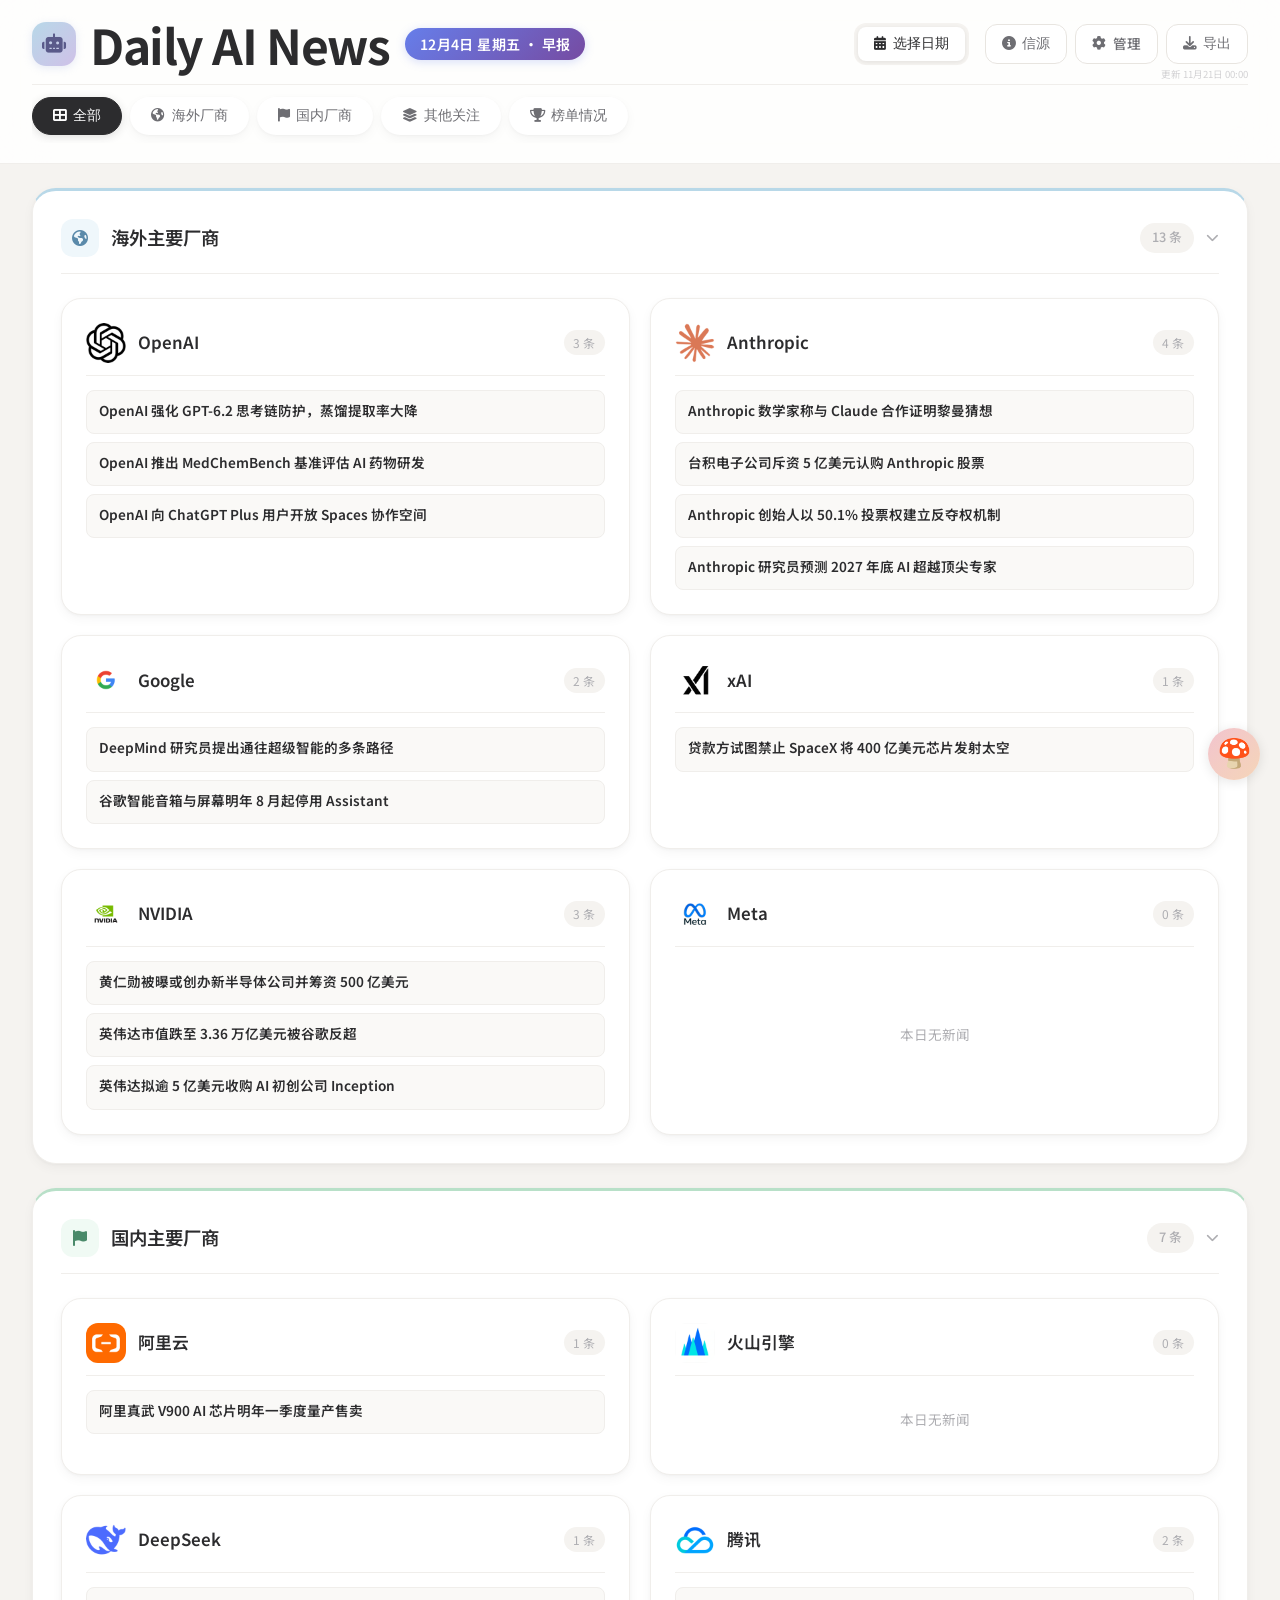
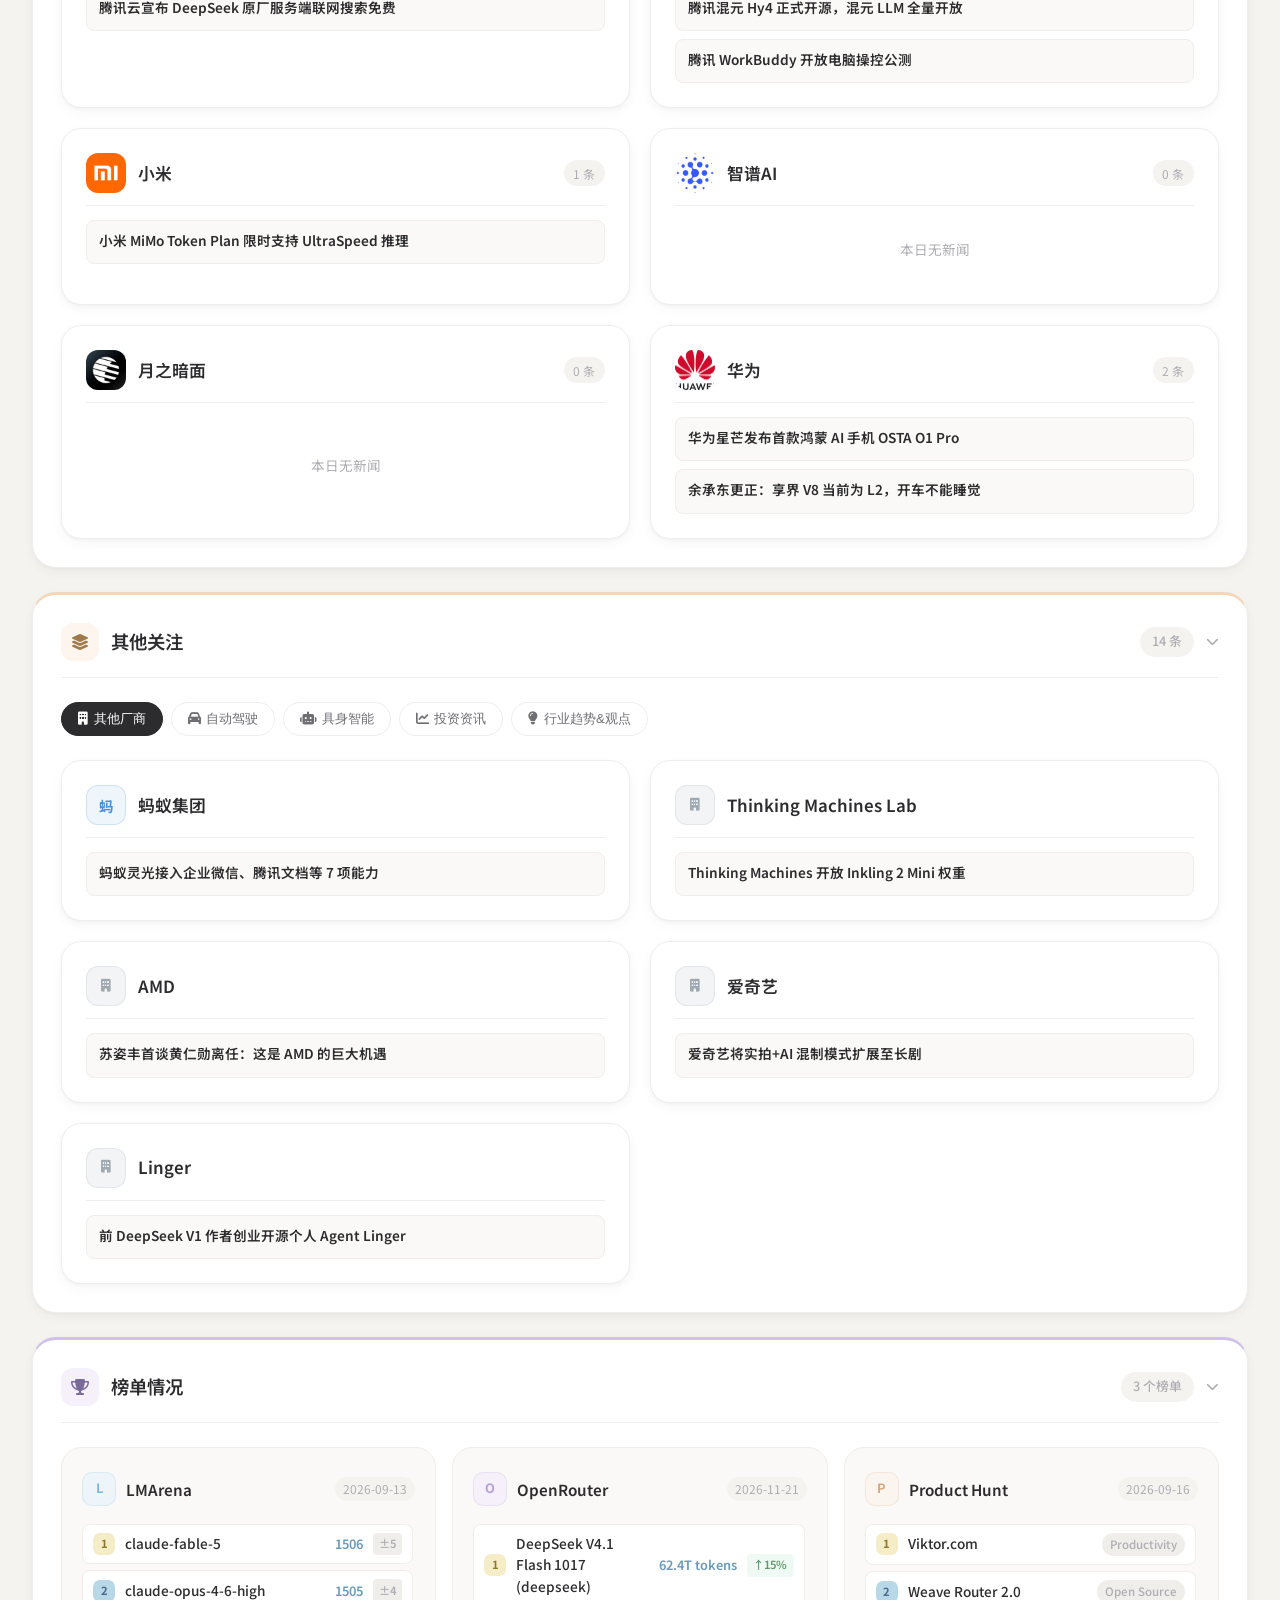
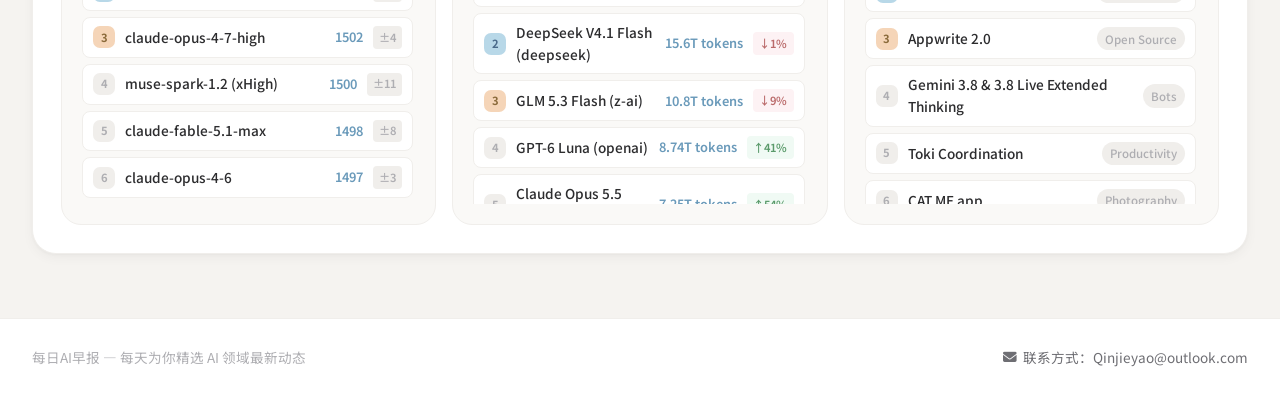
<file: index.html>
<!DOCTYPE html>
<html lang="zh-CN">
<head>
    <meta charset="UTF-8">
    <meta name="viewport" content="width=device-width, initial-scale=1.0">
    <title>每日AI早报</title>
    <link rel="stylesheet" href="styles.css">
    <link href="https://fonts.googleapis.com/css2?family=Inter:wght@300;400;500;600;700&family=Noto+Sans+SC:wght@300;400;500;600;700&display=swap" rel="stylesheet">
    <link rel="stylesheet" href="https://cdnjs.cloudflare.com/ajax/libs/font-awesome/6.4.0/css/all.min.css">
    <link rel="stylesheet" href="chatbot.css?v=1">
</head>
<body>
    <div class="app-container">
        <!-- Header -->
        <header class="header">
            <div class="header-content">
                <div class="logo-section">
                    <div class="logo-icon">
                        <i class="fas fa-robot"></i>
                    </div>
                    <div class="logo-info">
                        <div class="logo-top-row">
                            <h1 class="logo-text">Daily AI News</h1>
                            <span class="header-date" id="header-date"></span>
                        </div>
                    </div>
                </div>

                <div class="header-actions">
                    <div class="date-selector">
                        <button class="date-btn active" id="custom-date-btn">
                            <i class="fas fa-calendar-alt"></i>
                            <span>选择日期</span>
                        </button>
                        <input type="date" id="custom-date-input" class="custom-date-input" />
                    </div>

                    <div class="action-buttons">
                        <button class="action-btn source-btn" id="source-info-btn" title="信源说明">
                            <i class="fas fa-info-circle"></i>
                            <span>信源</span>
                        </button>
                        <a href="admin.html" class="action-btn admin-btn" title="内容管理">
                            <i class="fas fa-cog"></i>
                            <span>管理</span>
                        </a>
                        <button class="action-btn export-btn" title="导出报告">
                            <i class="fas fa-download"></i>
                            <span>导出</span>
                        </button>
                    </div>
                    <span class="update-time-inline">更新 <span id="update-time"></span></span>
                </div>
            </div>

            <!-- Category Tabs -->
            <div class="category-tabs">
                <button class="tab-btn active" data-category="all">
                    <i class="fas fa-th-large"></i>
                    全部
                </button>
                <button class="tab-btn" data-category="overseas">
                    <i class="fas fa-globe-americas"></i>
                    海外厂商
                </button>
                <button class="tab-btn" data-category="domestic">
                    <i class="fas fa-flag"></i>
                    国内厂商
                </button>
                <button class="tab-btn" data-category="other">
                    <i class="fas fa-layer-group"></i>
                    其他关注
                </button>
                <button class="tab-btn" data-category="ranking">
                    <i class="fas fa-trophy"></i>
                    榜单情况
                </button>
            </div>
        </header>

        <!-- Main Content -->
        <main class="main-content">

            <!-- Content Grid -->
            <div class="content-grid" id="content-grid">
                <!-- 动态渲染 -->
            </div>
        </main>

        <!-- Footer -->
        <footer class="footer">
            <div class="footer-content">
                <p>每日AI早报 — 每天为你精选 AI 领域最新动态</p>
                <div class="footer-links">
                    <span class="footer-link">
                        <i class="fas fa-envelope"></i>
                        联系方式：Qinjieyao@outlook.com
                    </span>
                </div>
            </div>
        </footer>

    </div>

    <!-- Loading Overlay -->
    <div class="loading-overlay" id="loading-overlay">
        <div class="loading-spinner">
            <div class="spinner"></div>
            <p>正在获取最新内容...</p>
        </div>
    </div>

    <!-- Toast Notification -->
    <div class="toast" id="toast">
        <i class="fas fa-check-circle"></i>
        <span id="toast-message">操作成功</span>
    </div>

    <!-- Back to Top -->
    <button class="back-to-top" id="back-to-top" aria-label="回到顶部">
        <i class="fas fa-chevron-up"></i>
    </button>

    <!-- Vendor Detail Modal -->
    <div class="modal-overlay" id="vendor-modal">
        <div class="modal-container">
            <div class="modal-header">
                <div class="modal-vendor-info">
                    <div class="modal-vendor-icon" id="modal-vendor-icon"></div>
                    <div>
                        <h3 class="modal-vendor-name" id="modal-vendor-name"></h3>
                        <span class="modal-news-count" id="modal-news-count"></span>
                    </div>
                </div>
                <button class="modal-close" id="modal-close" aria-label="关闭弹窗">&times;</button>
            </div>
            <div class="modal-body" id="modal-body"></div>
        </div>
    </div>

    <!-- 信源说明弹窗 -->
    <div class="modal-overlay" id="source-modal">
        <div class="modal-container source-modal-container">
            <div class="modal-header">
                <h3>📰 信源说明</h3>
                <button class="modal-close" id="source-modal-close" aria-label="关闭">&times;</button>
            </div>
            <div class="modal-body source-modal-body">
                <div class="source-section">
                    <h4>📡 四大早报源</h4>
                    <p>内容主要来自 <b>36氪 8点1氪</b>、<b>爱范儿早报</b>、<b>极客公园 极客早知道</b>、<b>IT之家 IT早报</b> 四家科技媒体的每日早报，从中提取全部 AI 相关新闻，不受 24 小时窗口限制。</p>
                </div>
                <div class="source-section">
                    <h4>🔍 补充站点</h4>
                    <p>同步扫描 <b>机器之心、量子位、腾讯新闻科技</b> 以及千问/豆包/Kimi/智谱等官方 Blog，查漏补缺，24 小时时效过滤。</p>
                </div>
                <div class="source-section">
                    <h4>🔗 独立链接</h4>
                    <p>每条新闻均附独立报道链接，优先引用 <b>第一财经 → 华尔街见闻 → 证券时报 → 财联社 → 36氪 → 新浪财经 → 腾讯新闻</b> 等权威来源，确保原文可查。</p>
                </div>
                <div class="source-section">
                    <h4>✅ 逐条复核</h4>
                    <p>发布前对每条新闻链接进行逐条验证，核对标题与内容是否一致、日期是否准确，确保链接指向正确文章。</p>
                </div>
                <div class="source-section">
                    <h4>🏷️ 分类规则</h4>
                    <p>按赛道和厂商归类：具身智能 → 自动驾驶 → AI 出海 → 投资资讯 → 其他厂商 → 行业趋势。被跟踪的海外/国内友商新闻优先归入各自卡片。</p>
                </div>
            </div>
        </div>
    </div>

    <!-- 蘑菇助手 Chatbot -->
    <button class="chatbot-toggle" id="chatbot-toggle" aria-label="打开蘑菇助手">
        <span class="chatbot-toggle-icon">🍄</span>
    </button>

    <div class="chatbot-container" id="chatbot-container">
        <div class="chatbot-header">
            <div class="chatbot-header-left">
                <span class="chatbot-header-icon">🍄</span>
                <span class="chatbot-header-title">蘑菇新闻助手</span>
            </div>
            <div class="chatbot-header-actions">
                <button class="chatbot-header-btn" id="chatbot-clear-btn" title="清空对话">
                    <i class="fas fa-trash-can"></i>
                </button>
                <button class="chatbot-header-btn" id="chatbot-close-btn" title="收起">
                    <i class="fas fa-chevron-down"></i>
                </button>
            </div>
        </div>

        <div class="chatbot-messages" id="chatbot-messages"></div>

        <div class="chatbot-quick-prompts" id="chatbot-quick-prompts"></div>

        <div class="chatbot-input-area">
            <textarea class="chatbot-input" id="chatbot-input"
                placeholder="问我关于AI日报的任何问题..." rows="1"></textarea>
            <button class="chatbot-send-btn" id="chatbot-send-btn" aria-label="发送">🍄</button>
        </div>
    </div>

    <script src="seed-data.js?v=20260903"></script>
    <script src="data.js?v=20260903"></script>
    <script src="script.js?v=20260903"></script>
    <script src="chatbot.js"></script>
</body>
</html>
</file>
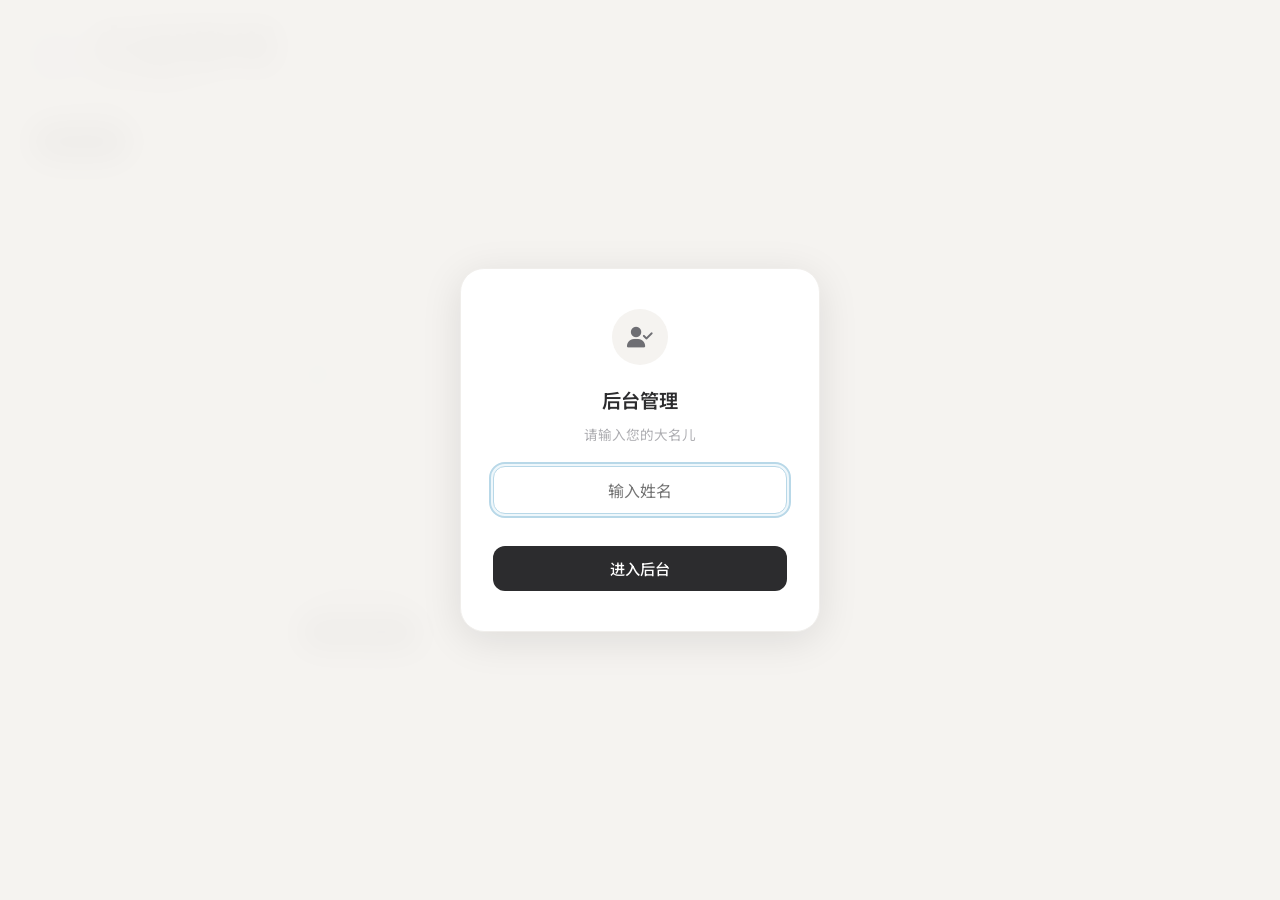
<file: admin.html>
<!DOCTYPE html>
<html lang="zh-CN">
<head>
    <meta charset="UTF-8">
    <meta name="viewport" content="width=device-width, initial-scale=1.0">
    <title>内容管理 — 每日AI早报</title>
    <link rel="stylesheet" href="styles.css">
    <link rel="stylesheet" href="admin.css">
    <link href="https://fonts.googleapis.com/css2?family=Inter:wght@300;400;500;600;700&family=Noto+Sans+SC:wght@300;400;500;600;700&display=swap" rel="stylesheet">
    <link rel="stylesheet" href="https://cdnjs.cloudflare.com/ajax/libs/font-awesome/6.4.0/css/all.min.css">
</head>
<body>
    <!-- 登录遮罩 -->
    <div class="login-overlay" id="login-overlay">
        <div class="login-box">
            <div class="login-icon">
                <i class="fas fa-user-check"></i>
            </div>
            <h2>后台管理</h2>
            <p class="login-hint">请输入您的大名儿</p>
            <input type="text" id="login-name" class="login-input" placeholder="输入姓名" autofocus autocomplete="off">
            <p class="login-error" id="login-error"></p>
            <button class="login-btn" id="login-btn">进入后台</button>
        </div>
    </div>

    <div class="app-container">
        <header class="header">
            <div class="header-content">
                <div class="logo-section">
                    <div class="logo-icon">
                        <i class="fas fa-pen-to-square"></i>
                    </div>
                    <div class="logo-info">
                        <h1 class="logo-text">内容管理</h1>
                        <p class="logo-subtitle">每日AI早报后台</p>
                    </div>
                </div>
                <div class="header-actions">
                    <span class="operator-badge" id="operator-badge" style="display:none;" title="当前操作人"></span>
                    <button class="action-btn save-btn" id="save-btn">
                        <i class="fas fa-check"></i>
                        <span>保存</span>
                    </button>
                    <button class="action-btn confirm-btn" id="confirm-btn">
                        <i class="fas fa-check-double"></i>
                        <span>确认当日新闻</span>
                    </button>
                    <button class="action-btn unconfirm-btn" id="unconfirm-btn" style="display:none;">
                        <i class="fas fa-rotate-left"></i>
                        <span>取消确认内容</span>
                    </button>
                    <button class="action-btn" id="clear-cache-btn" style="background:transparent;color:var(--text-secondary);border:1px dashed var(--border);font-size:0.75rem;" title="清除本地缓存，加载最新云端数据">
                        <i class="fas fa-sync-alt"></i>
                        <span>刷新缓存</span>
                    </button>
                    <a href="index.html" class="action-btn">
                        <i class="fas fa-arrow-left"></i>
                        <span>返回首页</span>
                    </a>
                    <button class="action-btn audit-btn" id="audit-btn" onclick="toggleAuditPanel()" title="审计日志">
                        <i class="fas fa-history"></i>
                        <span>日志</span>
                    </button>
                </div>
            </div>
            <div class="category-tabs" id="section-tabs">
                <button class="tab-btn active" data-section="overseas">海外厂商</button>
                <button class="tab-btn" data-section="domestic">国内厂商</button>
                <button class="tab-btn" data-section="other">其他关注</button>
                <button class="tab-btn" data-section="ranking">榜单情况</button>
            </div>
        </header>

        <main class="main-content">
            <div class="admin-editor" id="admin-editor"></div>
        </main>


        <!-- GitHub 同步配置 -->
        <div class="api-config-section" style="max-width:900px;margin:2rem auto;padding:0 2rem;">
            <div class="content-section" style="margin-bottom:2rem;">
                <div class="section-header" style="display:flex;align-items:center;gap:0.75rem;padding:1rem 1.25rem;background:var(--bg-card);border:1px solid var(--border);border-radius:var(--radius-lg);cursor:pointer;" onclick="const body=this.nextElementSibling;body.style.display=body.style.display==='none'?'block':'none';this.classList.toggle('collapsed');">
                    <span style="font-size:1.5rem;">🔄</span>
                    <div>
                        <h3 style="margin:0;font-size:1rem;">GitHub 同步配置（多人协作）</h3>
                        <p class="logo-subtitle" style="margin:0;">配置后，保存数据将自动同步到 GitHub Pages，所有访客可见</p>
                    </div>
                </div>
                <div class="section-body" style="display:block;padding:1.25rem;background:var(--bg-card);border:1px solid var(--border);border-top:none;border-radius:0 0 var(--radius-lg) var(--radius-lg);">
                    <div style="display:grid;grid-template-columns:1fr 1fr;gap:1rem;">
                        <div style="grid-column: 1 / -1;">
                            <label style="display:block;font-size:0.8rem;color:var(--text-secondary);margin-bottom:0.3rem;">GitHub Personal Access Token</label>
                            <div style="display:flex;gap:0.5rem;">
                                <input type="password" id="github-token" style="flex:1;padding:0.45rem 0.6rem;border:1px solid var(--border);border-radius:6px;font-size:0.85rem;font-family:inherit;" placeholder="github_pat_...">
                                <button onclick="toggleGithubToken()" style="padding:0.45rem 0.8rem;background:transparent;border:1px solid var(--border);border-radius:6px;cursor:pointer;font-size:0.8rem;">👁️</button>
                            </div>
                        </div>
                        <div>
                            <label style="display:block;font-size:0.8rem;color:var(--text-secondary);margin-bottom:0.3rem;">仓库 Owner</label>
                            <input type="text" id="github-owner" style="width:100%;padding:0.45rem 0.6rem;border:1px solid var(--border);border-radius:6px;font-size:0.85rem;font-family:inherit;box-sizing:border-box;" value="Pepper0210879" placeholder="GitHub 用户名">
                        </div>
                        <div>
                            <label style="display:block;font-size:0.8rem;color:var(--text-secondary);margin-bottom:0.3rem;">仓库名称</label>
                            <input type="text" id="github-repo" style="width:100%;padding:0.45rem 0.6rem;border:1px solid var(--border);border-radius:6px;font-size:0.85rem;font-family:inherit;box-sizing:border-box;" value="AI-" placeholder="如 AI-">
                        </div>
                    </div>
                    <div style="margin-top:1rem;display:flex;gap:0.75rem;align-items:center;">
                        <button id="github-save-btn" style="padding:0.5rem 1.5rem;background:var(--text-primary);color:#fff;border:none;border-radius:6px;font-size:0.85rem;cursor:pointer;">保存 Token</button>
                        <button id="github-test-btn" style="padding:0.5rem 1rem;background:transparent;color:var(--text-secondary);border:1px solid var(--border);border-radius:6px;font-size:0.85rem;cursor:pointer;">测试连接</button>
                        <span id="github-status" style="font-size:0.8rem;color:var(--text-secondary);"></span>
                    </div>
                    <p style="font-size:0.72rem;color:var(--text-muted);margin-top:0.5rem;">⚠️ Token 仅保存在浏览器 localStorage，不会提交到代码仓库。需拥有仓库 Contents 读写权限。</p>
                </div>
            </div>
        </div>

        <footer class="footer">
            <div class="footer-content">
                <p id="save-status">数据加载中...</p>
            </div>
        </footer>

        <!-- 审计日志面板 -->
        <div class="audit-panel" id="audit-panel">
            <div class="audit-panel-header">
                <h3><i class="fas fa-history"></i> 操作日志</h3>
                <button class="audit-panel-close" onclick="toggleAuditPanel()">&times;</button>
            </div>
            <div class="audit-panel-body" id="audit-panel-body">
                <p style="color:var(--text-muted);text-align:center;padding:2rem;">加载中...</p>
            </div>
        </div>
    </div>

    <div class="toast" id="toast">
        <i class="fas fa-check-circle"></i>
        <span id="toast-message">操作成功</span>
    </div>

    <!-- 确认当日新闻弹窗 -->
    <div class="modal-overlay" id="confirm-modal">
        <div class="modal-container confirm-modal-box">
            <div class="confirm-modal-icon">
                <i class="fas fa-check-double"></i>
            </div>
            <h3>确认当日新闻</h3>
            <p class="confirm-modal-text" id="confirm-modal-text">
                确认后将今日新闻数据锁定为 <strong id="confirm-date-text"></strong> 的最终版本，<br>首页可选择查看已确认日期的内容。
            </p>
            <div class="confirm-modal-actions">
                <button class="btn-cancel" id="confirm-cancel-btn">取消</button>
                <button class="btn-confirm" id="confirm-ok-btn">确认发布</button>
            </div>
        </div>
    </div>

    <!-- 取消确认弹窗 -->
    <div class="modal-overlay" id="unconfirm-modal">
        <div class="modal-container confirm-modal-box">
            <div class="confirm-modal-icon" style="background:#fef5f5;color:#c06060;">
                <i class="fas fa-rotate-left"></i>
            </div>
            <h3>取消确认内容</h3>
            <p class="confirm-modal-text">
                取消今日确认后，你可以继续编辑新闻内容，<br>然后<strong>再次确认发布</strong>。<br><br>是否取消？
            </p>
            <div class="confirm-modal-actions">
                <button class="btn-cancel" id="unconfirm-cancel-btn">返回</button>
                <button class="btn-confirm" id="unconfirm-ok-btn" style="background:#c06060;border-color:#c06060;">取消确认</button>
            </div>
        </div>
    </div>

    <script src="admin.js?v=9"></script>
</body>
</html>
</file>
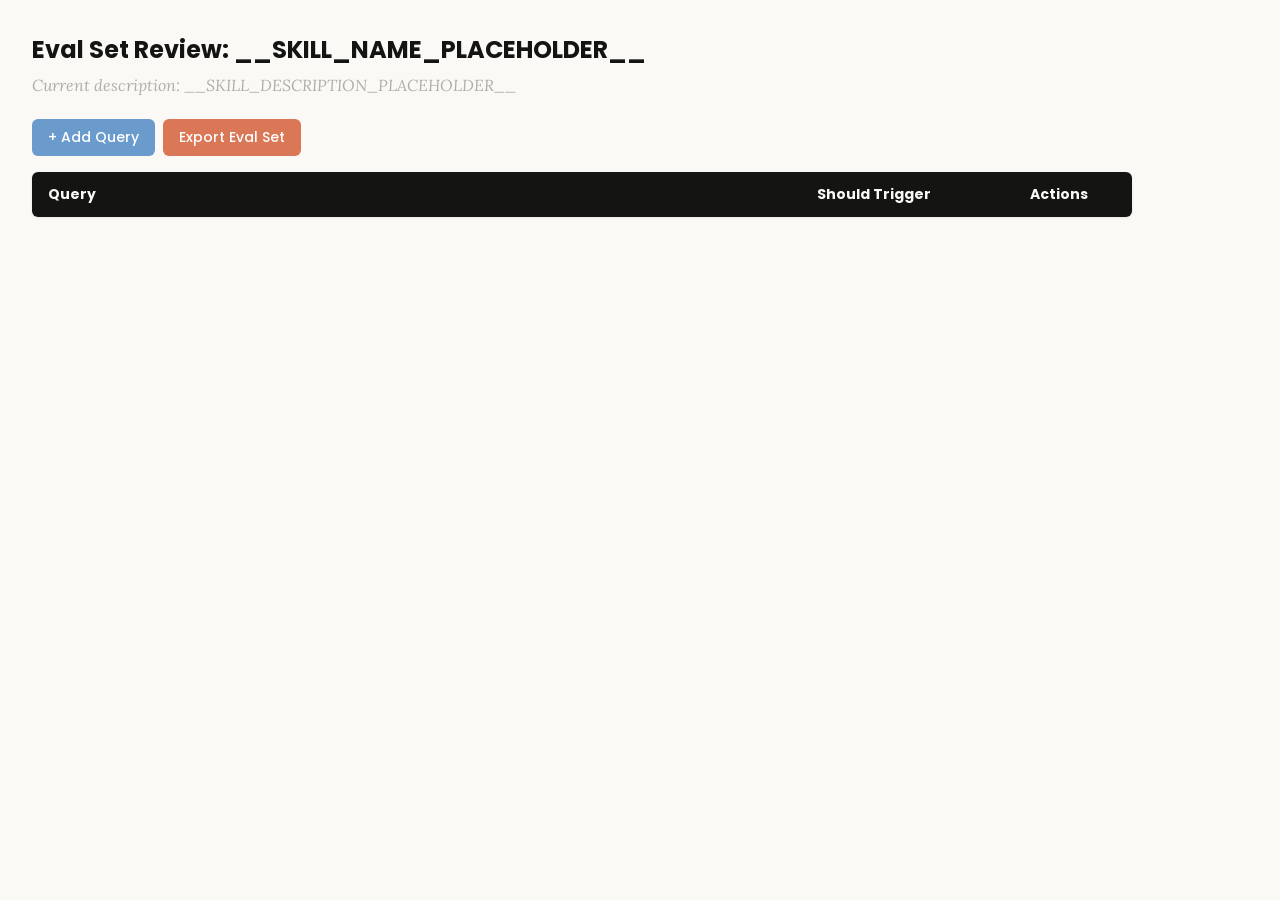
<file: .claude/skills/skill-creator/assets/eval_review.html>
<!DOCTYPE html>
<html lang="en">
<head>
  <meta charset="UTF-8">
  <meta name="viewport" content="width=device-width, initial-scale=1.0">
  <title>Eval Set Review - __SKILL_NAME_PLACEHOLDER__</title>
  <link rel="preconnect" href="https://fonts.googleapis.com">
  <link rel="preconnect" href="https://fonts.gstatic.com" crossorigin>
  <link href="https://fonts.googleapis.com/css2?family=Poppins:wght@500;600&family=Lora:wght@400;500&display=swap" rel="stylesheet">
  <style>
    * { box-sizing: border-box; margin: 0; padding: 0; }
    body { font-family: 'Lora', Georgia, serif; background: #faf9f5; padding: 2rem; color: #141413; }
    h1 { font-family: 'Poppins', sans-serif; margin-bottom: 0.5rem; font-size: 1.5rem; }
    .description { color: #b0aea5; margin-bottom: 1.5rem; font-style: italic; max-width: 900px; }
    .controls { margin-bottom: 1rem; display: flex; gap: 0.5rem; }
    .btn { font-family: 'Poppins', sans-serif; padding: 0.5rem 1rem; border: none; border-radius: 6px; cursor: pointer; font-size: 0.875rem; font-weight: 500; }
    .btn-add { background: #6a9bcc; color: white; }
    .btn-add:hover { background: #5889b8; }
    .btn-export { background: #d97757; color: white; }
    .btn-export:hover { background: #c4613f; }
    table { width: 100%; max-width: 1100px; border-collapse: collapse; background: white; border-radius: 6px; overflow: hidden; box-shadow: 0 1px 3px rgba(0,0,0,0.08); }
    th { font-family: 'Poppins', sans-serif; background: #141413; color: #faf9f5; padding: 0.75rem 1rem; text-align: left; font-size: 0.875rem; }
    td { padding: 0.75rem 1rem; border-bottom: 1px solid #e8e6dc; vertical-align: top; }
    tr:nth-child(even) td { background: #faf9f5; }
    tr:hover td { background: #f3f1ea; }
    .section-header td { background: #e8e6dc; font-family: 'Poppins', sans-serif; font-weight: 500; font-size: 0.8rem; color: #141413; text-transform: uppercase; letter-spacing: 0.05em; }
    .query-input { width: 100%; padding: 0.4rem; border: 1px solid #e8e6dc; border-radius: 4px; font-size: 0.875rem; font-family: 'Lora', Georgia, serif; resize: vertical; min-height: 60px; }
    .query-input:focus { outline: none; border-color: #d97757; box-shadow: 0 0 0 2px rgba(217,119,87,0.15); }
    .toggle { position: relative; display: inline-block; width: 44px; height: 24px; }
    .toggle input { opacity: 0; width: 0; height: 0; }
    .toggle .slider { position: absolute; inset: 0; background: #b0aea5; border-radius: 24px; cursor: pointer; transition: 0.2s; }
    .toggle .slider::before { content: ""; position: absolute; width: 18px; height: 18px; left: 3px; bottom: 3px; background: white; border-radius: 50%; transition: 0.2s; }
    .toggle input:checked + .slider { background: #d97757; }
    .toggle input:checked + .slider::before { transform: translateX(20px); }
    .btn-delete { background: #c44; color: white; padding: 0.3rem 0.6rem; border: none; border-radius: 4px; cursor: pointer; font-size: 0.75rem; font-family: 'Poppins', sans-serif; }
    .btn-delete:hover { background: #a33; }
    .summary { margin-top: 1rem; color: #b0aea5; font-size: 0.875rem; }
  </style>
</head>
<body>
  <h1>Eval Set Review: <span id="skill-name">__SKILL_NAME_PLACEHOLDER__</span></h1>
  <p class="description">Current description: <span id="skill-desc">__SKILL_DESCRIPTION_PLACEHOLDER__</span></p>

  <div class="controls">
    <button class="btn btn-add" onclick="addRow()">+ Add Query</button>
    <button class="btn btn-export" onclick="exportEvalSet()">Export Eval Set</button>
  </div>

  <table>
    <thead>
      <tr>
        <th style="width:65%">Query</th>
        <th style="width:18%">Should Trigger</th>
        <th style="width:10%">Actions</th>
      </tr>
    </thead>
    <tbody id="eval-body"></tbody>
  </table>

  <p class="summary" id="summary"></p>

  <script>
    const EVAL_DATA = __EVAL_DATA_PLACEHOLDER__;

    let evalItems = [...EVAL_DATA];

    function render() {
      const tbody = document.getElementById('eval-body');
      tbody.innerHTML = '';

      // Sort: should-trigger first, then should-not-trigger
      const sorted = evalItems
        .map((item, origIdx) => ({ ...item, origIdx }))
        .sort((a, b) => (b.should_trigger ? 1 : 0) - (a.should_trigger ? 1 : 0));

      let lastGroup = null;
      sorted.forEach(item => {
        const group = item.should_trigger ? 'trigger' : 'no-trigger';
        if (group !== lastGroup) {
          const headerRow = document.createElement('tr');
          headerRow.className = 'section-header';
          headerRow.innerHTML = `<td colspan="3">${item.should_trigger ? 'Should Trigger' : 'Should NOT Trigger'}</td>`;
          tbody.appendChild(headerRow);
          lastGroup = group;
        }

        const idx = item.origIdx;
        const tr = document.createElement('tr');
        tr.innerHTML = `
          <td><textarea class="query-input" onchange="updateQuery(${idx}, this.value)">${escapeHtml(item.query)}</textarea></td>
          <td>
            <label class="toggle">
              <input type="checkbox" ${item.should_trigger ? 'checked' : ''} onchange="updateTrigger(${idx}, this.checked)">
              <span class="slider"></span>
            </label>
            <span style="margin-left:8px;font-size:0.8rem;color:#b0aea5">${item.should_trigger ? 'Yes' : 'No'}</span>
          </td>
          <td><button class="btn-delete" onclick="deleteRow(${idx})">Delete</button></td>
        `;
        tbody.appendChild(tr);
      });
      updateSummary();
    }

    function escapeHtml(text) {
      const div = document.createElement('div');
      div.textContent = text;
      return div.innerHTML;
    }

    function updateQuery(idx, value) { evalItems[idx].query = value; updateSummary(); }
    function updateTrigger(idx, value) { evalItems[idx].should_trigger = value; render(); }
    function deleteRow(idx) { evalItems.splice(idx, 1); render(); }

    function addRow() {
      evalItems.push({ query: '', should_trigger: true });
      render();
      const inputs = document.querySelectorAll('.query-input');
      inputs[inputs.length - 1].focus();
    }

    function updateSummary() {
      const trigger = evalItems.filter(i => i.should_trigger).length;
      const noTrigger = evalItems.filter(i => !i.should_trigger).length;
      document.getElementById('summary').textContent =
        `${evalItems.length} queries total: ${trigger} should trigger, ${noTrigger} should not trigger`;
    }

    function exportEvalSet() {
      const valid = evalItems.filter(i => i.query.trim() !== '');
      const data = valid.map(i => ({ query: i.query.trim(), should_trigger: i.should_trigger }));
      const blob = new Blob([JSON.stringify(data, null, 2)], { type: 'application/json' });
      const url = URL.createObjectURL(blob);
      const a = document.createElement('a');
      a.href = url;
      a.download = 'eval_set.json';
      document.body.appendChild(a);
      a.click();
      document.body.removeChild(a);
      URL.revokeObjectURL(url);
    }

    render();
  </script>
</body>
</html>
</file>
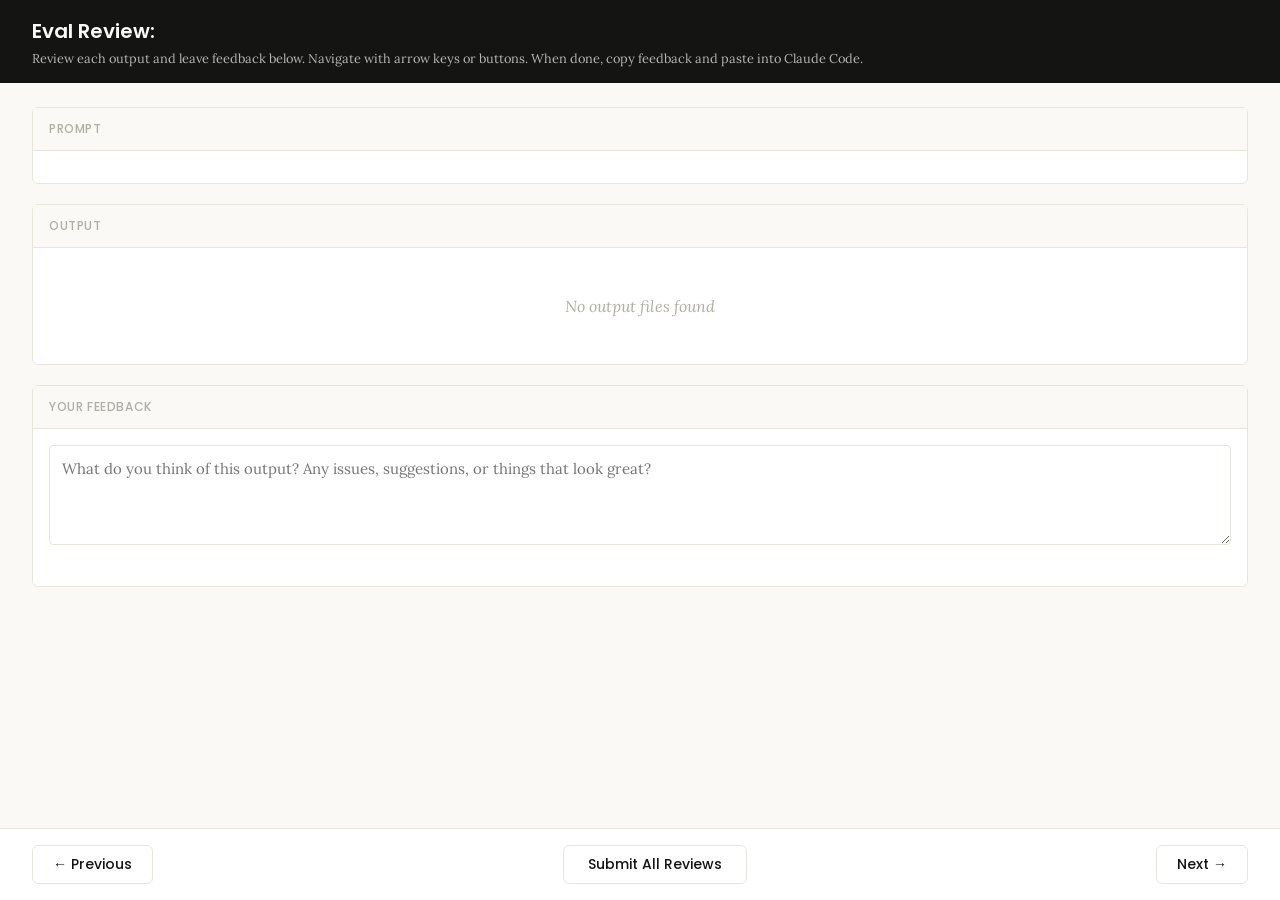
<file: .claude/skills/skill-creator/eval-viewer/viewer.html>
<!DOCTYPE html>
<html lang="en">
<head>
  <meta charset="UTF-8">
  <meta name="viewport" content="width=device-width, initial-scale=1.0">
  <title>Eval Review</title>
  <link rel="preconnect" href="https://fonts.googleapis.com">
  <link rel="preconnect" href="https://fonts.gstatic.com" crossorigin>
  <link href="https://fonts.googleapis.com/css2?family=Poppins:wght@500;600&family=Lora:wght@400;500&display=swap" rel="stylesheet">
  <script src="https://cdn.sheetjs.com/xlsx-0.20.3/package/dist/xlsx.full.min.js" integrity="sha384-EnyY0/GSHQGSxSgMwaIPzSESbqoOLSexfnSMN2AP+39Ckmn92stwABZynq1JyzdT" crossorigin="anonymous"></script>
  <style>
    :root {
      --bg: #faf9f5;
      --surface: #ffffff;
      --border: #e8e6dc;
      --text: #141413;
      --text-muted: #b0aea5;
      --accent: #d97757;
      --accent-hover: #c4613f;
      --green: #788c5d;
      --green-bg: #eef2e8;
      --red: #c44;
      --red-bg: #fceaea;
      --header-bg: #141413;
      --header-text: #faf9f5;
      --radius: 6px;
    }

    * { box-sizing: border-box; margin: 0; padding: 0; }

    body {
      font-family: 'Lora', Georgia, serif;
      background: var(--bg);
      color: var(--text);
      height: 100vh;
      display: flex;
      flex-direction: column;
    }

    /* ---- Header ---- */
    .header {
      background: var(--header-bg);
      color: var(--header-text);
      padding: 1rem 2rem;
      display: flex;
      justify-content: space-between;
      align-items: center;
      flex-shrink: 0;
    }
    .header h1 {
      font-family: 'Poppins', sans-serif;
      font-size: 1.25rem;
      font-weight: 600;
    }
    .header .instructions {
      font-size: 0.8rem;
      opacity: 0.7;
      margin-top: 0.25rem;
    }
    .header .progress {
      font-size: 0.875rem;
      opacity: 0.8;
      text-align: right;
    }

    /* ---- Main content ---- */
    .main {
      flex: 1;
      overflow-y: auto;
      padding: 1.5rem 2rem;
      display: flex;
      flex-direction: column;
      gap: 1.25rem;
    }

    /* ---- Sections ---- */
    .section {
      background: var(--surface);
      border: 1px solid var(--border);
      border-radius: var(--radius);
      flex-shrink: 0;
    }
    .section-header {
      font-family: 'Poppins', sans-serif;
      padding: 0.75rem 1rem;
      font-size: 0.75rem;
      font-weight: 500;
      text-transform: uppercase;
      letter-spacing: 0.05em;
      color: var(--text-muted);
      border-bottom: 1px solid var(--border);
      background: var(--bg);
    }
    .section-body {
      padding: 1rem;
    }

    /* ---- Config badge ---- */
    .config-badge {
      display: inline-block;
      padding: 0.2rem 0.625rem;
      border-radius: 9999px;
      font-family: 'Poppins', sans-serif;
      font-size: 0.6875rem;
      font-weight: 600;
      text-transform: uppercase;
      letter-spacing: 0.03em;
      margin-left: 0.75rem;
      vertical-align: middle;
    }
    .config-badge.config-primary {
      background: rgba(33, 150, 243, 0.12);
      color: #1976d2;
    }
    .config-badge.config-baseline {
      background: rgba(255, 193, 7, 0.15);
      color: #f57f17;
    }

    /* ---- Prompt ---- */
    .prompt-text {
      white-space: pre-wrap;
      font-size: 0.9375rem;
      line-height: 1.6;
    }

    /* ---- Outputs ---- */
    .output-file {
      border: 1px solid var(--border);
      border-radius: var(--radius);
      overflow: hidden;
    }
    .output-file + .output-file {
      margin-top: 1rem;
    }
    .output-file-header {
      padding: 0.5rem 0.75rem;
      font-size: 0.8rem;
      font-weight: 600;
      color: var(--text-muted);
      background: var(--bg);
      border-bottom: 1px solid var(--border);
      font-family: 'SF Mono', SFMono-Regular, Consolas, 'Liberation Mono', Menlo, monospace;
      display: flex;
      justify-content: space-between;
      align-items: center;
    }
    .output-file-header .dl-btn {
      font-size: 0.7rem;
      color: var(--accent);
      text-decoration: none;
      cursor: pointer;
      font-family: -apple-system, BlinkMacSystemFont, 'Segoe UI', sans-serif;
      font-weight: 500;
      opacity: 0.8;
    }
    .output-file-header .dl-btn:hover {
      opacity: 1;
      text-decoration: underline;
    }
    .output-file-content {
      padding: 0.75rem;
      overflow-x: auto;
    }
    .output-file-content pre {
      font-size: 0.8125rem;
      line-height: 1.5;
      white-space: pre-wrap;
      word-break: break-word;
      font-family: 'SF Mono', SFMono-Regular, Consolas, 'Liberation Mono', Menlo, monospace;
    }
    .output-file-content img {
      max-width: 100%;
      height: auto;
      border-radius: 4px;
    }
    .output-file-content iframe {
      width: 100%;
      height: 600px;
      border: none;
    }
    .output-file-content table {
      border-collapse: collapse;
      font-size: 0.8125rem;
      width: 100%;
    }
    .output-file-content table td,
    .output-file-content table th {
      border: 1px solid var(--border);
      padding: 0.375rem 0.5rem;
      text-align: left;
    }
    .output-file-content table th {
      background: var(--bg);
      font-weight: 600;
    }
    .output-file-content .download-link {
      display: inline-flex;
      align-items: center;
      gap: 0.5rem;
      padding: 0.5rem 1rem;
      background: var(--bg);
      border: 1px solid var(--border);
      border-radius: 4px;
      color: var(--accent);
      text-decoration: none;
      font-size: 0.875rem;
      cursor: pointer;
    }
    .output-file-content .download-link:hover {
      background: var(--border);
    }
    .empty-state {
      color: var(--text-muted);
      font-style: italic;
      padding: 2rem;
      text-align: center;
    }

    /* ---- Feedback ---- */
    .prev-feedback {
      background: var(--bg);
      border: 1px solid var(--border);
      border-radius: 4px;
      padding: 0.625rem 0.75rem;
      margin-top: 0.75rem;
      font-size: 0.8125rem;
      color: var(--text-muted);
      line-height: 1.5;
    }
    .prev-feedback-label {
      font-size: 0.7rem;
      font-weight: 600;
      text-transform: uppercase;
      letter-spacing: 0.04em;
      margin-bottom: 0.25rem;
      color: var(--text-muted);
    }
    .feedback-textarea {
      width: 100%;
      min-height: 100px;
      padding: 0.75rem;
      border: 1px solid var(--border);
      border-radius: 4px;
      font-family: inherit;
      font-size: 0.9375rem;
      line-height: 1.5;
      resize: vertical;
      color: var(--text);
    }
    .feedback-textarea:focus {
      outline: none;
      border-color: var(--accent);
      box-shadow: 0 0 0 3px rgba(37, 99, 235, 0.1);
    }
    .feedback-status {
      font-size: 0.75rem;
      color: var(--text-muted);
      margin-top: 0.5rem;
      min-height: 1.1em;
    }

    /* ---- Grades (collapsible) ---- */
    .grades-toggle {
      display: flex;
      align-items: center;
      cursor: pointer;
      user-select: none;
    }
    .grades-toggle:hover {
      color: var(--accent);
    }
    .grades-toggle .arrow {
      margin-right: 0.5rem;
      transition: transform 0.15s;
      font-size: 0.75rem;
    }
    .grades-toggle .arrow.open {
      transform: rotate(90deg);
    }
    .grades-content {
      display: none;
      margin-top: 0.75rem;
    }
    .grades-content.open {
      display: block;
    }
    .grades-summary {
      font-size: 0.875rem;
      margin-bottom: 0.75rem;
      display: flex;
      align-items: center;
      gap: 0.5rem;
    }
    .grade-badge {
      display: inline-block;
      padding: 0.125rem 0.5rem;
      border-radius: 9999px;
      font-size: 0.75rem;
      font-weight: 600;
    }
    .grade-pass { background: var(--green-bg); color: var(--green); }
    .grade-fail { background: var(--red-bg); color: var(--red); }
    .assertion-list {
      list-style: none;
    }
    .assertion-item {
      padding: 0.625rem 0;
      border-bottom: 1px solid var(--border);
      font-size: 0.8125rem;
    }
    .assertion-item:last-child { border-bottom: none; }
    .assertion-status {
      font-weight: 600;
      margin-right: 0.5rem;
    }
    .assertion-status.pass { color: var(--green); }
    .assertion-status.fail { color: var(--red); }
    .assertion-evidence {
      color: var(--text-muted);
      font-size: 0.75rem;
      margin-top: 0.25rem;
      padding-left: 1.5rem;
    }

    /* ---- View tabs ---- */
    .view-tabs {
      display: flex;
      gap: 0;
      padding: 0 2rem;
      background: var(--bg);
      border-bottom: 1px solid var(--border);
      flex-shrink: 0;
    }
    .view-tab {
      font-family: 'Poppins', sans-serif;
      padding: 0.625rem 1.25rem;
      font-size: 0.8125rem;
      font-weight: 500;
      cursor: pointer;
      border: none;
      background: none;
      color: var(--text-muted);
      border-bottom: 2px solid transparent;
      transition: all 0.15s;
    }
    .view-tab:hover { color: var(--text); }
    .view-tab.active {
      color: var(--accent);
      border-bottom-color: var(--accent);
    }
    .view-panel { display: none; }
    .view-panel.active { display: flex; flex-direction: column; flex: 1; overflow: hidden; }

    /* ---- Benchmark view ---- */
    .benchmark-view {
      padding: 1.5rem 2rem;
      overflow-y: auto;
      flex: 1;
    }
    .benchmark-table {
      border-collapse: collapse;
      background: var(--surface);
      border: 1px solid var(--border);
      border-radius: var(--radius);
      font-size: 0.8125rem;
      width: 100%;
      margin-bottom: 1.5rem;
    }
    .benchmark-table th, .benchmark-table td {
      padding: 0.625rem 0.75rem;
      text-align: left;
      border: 1px solid var(--border);
    }
    .benchmark-table th {
      font-family: 'Poppins', sans-serif;
      background: var(--header-bg);
      color: var(--header-text);
      font-weight: 500;
      font-size: 0.75rem;
      text-transform: uppercase;
      letter-spacing: 0.04em;
    }
    .benchmark-table tr:hover { background: var(--bg); }
    .benchmark-table tr.benchmark-row-with { background: rgba(33, 150, 243, 0.06); }
    .benchmark-table tr.benchmark-row-without { background: rgba(255, 193, 7, 0.06); }
    .benchmark-table tr.benchmark-row-with:hover { background: rgba(33, 150, 243, 0.12); }
    .benchmark-table tr.benchmark-row-without:hover { background: rgba(255, 193, 7, 0.12); }
    .benchmark-table tr.benchmark-row-avg { font-weight: 600; border-top: 2px solid var(--border); }
    .benchmark-table tr.benchmark-row-avg.benchmark-row-with { background: rgba(33, 150, 243, 0.12); }
    .benchmark-table tr.benchmark-row-avg.benchmark-row-without { background: rgba(255, 193, 7, 0.12); }
    .benchmark-delta-positive { color: var(--green); font-weight: 600; }
    .benchmark-delta-negative { color: var(--red); font-weight: 600; }
    .benchmark-notes {
      background: var(--surface);
      border: 1px solid var(--border);
      border-radius: var(--radius);
      padding: 1rem;
    }
    .benchmark-notes h3 {
      font-family: 'Poppins', sans-serif;
      font-size: 0.875rem;
      margin-bottom: 0.75rem;
    }
    .benchmark-notes ul {
      list-style: disc;
      padding-left: 1.25rem;
    }
    .benchmark-notes li {
      font-size: 0.8125rem;
      line-height: 1.6;
      margin-bottom: 0.375rem;
    }
    .benchmark-empty {
      color: var(--text-muted);
      font-style: italic;
      text-align: center;
      padding: 3rem;
    }

    /* ---- Navigation ---- */
    .nav {
      display: flex;
      justify-content: space-between;
      align-items: center;
      padding: 1rem 2rem;
      border-top: 1px solid var(--border);
      background: var(--surface);
      flex-shrink: 0;
    }
    .nav-btn {
      font-family: 'Poppins', sans-serif;
      padding: 0.5rem 1.25rem;
      border: 1px solid var(--border);
      border-radius: var(--radius);
      background: var(--surface);
      cursor: pointer;
      font-size: 0.875rem;
      font-weight: 500;
      color: var(--text);
      transition: all 0.15s;
    }
    .nav-btn:hover:not(:disabled) {
      background: var(--bg);
      border-color: var(--text-muted);
    }
    .nav-btn:disabled {
      opacity: 0.4;
      cursor: not-allowed;
    }
    .done-btn {
      font-family: 'Poppins', sans-serif;
      padding: 0.5rem 1.5rem;
      border: 1px solid var(--border);
      border-radius: var(--radius);
      background: var(--surface);
      color: var(--text);
      cursor: pointer;
      font-size: 0.875rem;
      font-weight: 500;
      transition: all 0.15s;
    }
    .done-btn:hover {
      background: var(--bg);
      border-color: var(--text-muted);
    }
    .done-btn.ready {
      border: none;
      background: var(--accent);
      color: white;
      font-weight: 600;
    }
    .done-btn.ready:hover {
      background: var(--accent-hover);
    }
    /* ---- Done overlay ---- */
    .done-overlay {
      display: none;
      position: fixed;
      inset: 0;
      background: rgba(0, 0, 0, 0.5);
      z-index: 100;
      justify-content: center;
      align-items: center;
    }
    .done-overlay.visible {
      display: flex;
    }
    .done-card {
      background: var(--surface);
      border-radius: 12px;
      padding: 2rem 3rem;
      text-align: center;
      box-shadow: 0 20px 60px rgba(0, 0, 0, 0.3);
      max-width: 500px;
    }
    .done-card h2 {
      font-size: 1.5rem;
      margin-bottom: 0.5rem;
    }
    .done-card p {
      color: var(--text-muted);
      margin-bottom: 1.5rem;
      line-height: 1.5;
    }
    .done-card .btn-row {
      display: flex;
      gap: 0.5rem;
      justify-content: center;
    }
    .done-card button {
      padding: 0.5rem 1.25rem;
      border: 1px solid var(--border);
      border-radius: var(--radius);
      background: var(--surface);
      cursor: pointer;
      font-size: 0.875rem;
    }
    .done-card button:hover {
      background: var(--bg);
    }
    /* ---- Toast ---- */
    .toast {
      position: fixed;
      bottom: 5rem;
      left: 50%;
      transform: translateX(-50%);
      background: var(--header-bg);
      color: var(--header-text);
      padding: 0.625rem 1.25rem;
      border-radius: var(--radius);
      font-size: 0.875rem;
      opacity: 0;
      transition: opacity 0.3s;
      pointer-events: none;
      z-index: 200;
    }
    .toast.visible {
      opacity: 1;
    }
  </style>
</head>
<body>
  <div id="app" style="height:100vh; display:flex; flex-direction:column;">
    <div class="header">
      <div>
        <h1>Eval Review: <span id="skill-name"></span></h1>
        <div class="instructions">Review each output and leave feedback below. Navigate with arrow keys or buttons. When done, copy feedback and paste into Claude Code.</div>
      </div>
      <div class="progress" id="progress"></div>
    </div>

    <!-- View tabs (only shown when benchmark data exists) -->
    <div class="view-tabs" id="view-tabs" style="display:none;">
      <button class="view-tab active" onclick="switchView('outputs')">Outputs</button>
      <button class="view-tab" onclick="switchView('benchmark')">Benchmark</button>
    </div>

    <!-- Outputs panel (qualitative review) -->
    <div class="view-panel active" id="panel-outputs">
    <div class="main">
      <!-- Prompt -->
      <div class="section">
        <div class="section-header">Prompt <span class="config-badge" id="config-badge" style="display:none;"></span></div>
        <div class="section-body">
          <div class="prompt-text" id="prompt-text"></div>
        </div>
      </div>

      <!-- Outputs -->
      <div class="section">
        <div class="section-header">Output</div>
        <div class="section-body" id="outputs-body">
          <div class="empty-state">No output files found</div>
        </div>
      </div>

      <!-- Previous Output (collapsible) -->
      <div class="section" id="prev-outputs-section" style="display:none;">
        <div class="section-header">
          <div class="grades-toggle" onclick="togglePrevOutputs()">
            <span class="arrow" id="prev-outputs-arrow">&#9654;</span>
            Previous Output
          </div>
        </div>
        <div class="grades-content" id="prev-outputs-content"></div>
      </div>

      <!-- Grades (collapsible) -->
      <div class="section" id="grades-section" style="display:none;">
        <div class="section-header">
          <div class="grades-toggle" onclick="toggleGrades()">
            <span class="arrow" id="grades-arrow">&#9654;</span>
            Formal Grades
          </div>
        </div>
        <div class="grades-content" id="grades-content"></div>
      </div>

      <!-- Feedback -->
      <div class="section">
        <div class="section-header">Your Feedback</div>
        <div class="section-body">
          <textarea
            class="feedback-textarea"
            id="feedback"
            placeholder="What do you think of this output? Any issues, suggestions, or things that look great?"
          ></textarea>
          <div class="feedback-status" id="feedback-status"></div>
          <div class="prev-feedback" id="prev-feedback" style="display:none;">
            <div class="prev-feedback-label">Previous feedback</div>
            <div id="prev-feedback-text"></div>
          </div>
        </div>
      </div>
    </div>

    <div class="nav" id="outputs-nav">
      <button class="nav-btn" id="prev-btn" onclick="navigate(-1)">&#8592; Previous</button>
      <button class="done-btn" id="done-btn" onclick="showDoneDialog()">Submit All Reviews</button>
      <button class="nav-btn" id="next-btn" onclick="navigate(1)">Next &#8594;</button>
    </div>
    </div><!-- end panel-outputs -->

    <!-- Benchmark panel (quantitative stats) -->
    <div class="view-panel" id="panel-benchmark">
      <div class="benchmark-view" id="benchmark-content">
        <div class="benchmark-empty">No benchmark data available. Run a benchmark to see quantitative results here.</div>
      </div>
    </div>
  </div>

  <!-- Done overlay -->
  <div class="done-overlay" id="done-overlay">
    <div class="done-card">
      <h2>Review Complete</h2>
      <p>Your feedback has been saved. Go back to your Claude Code session and tell Claude you're done reviewing.</p>
      <div class="btn-row">
        <button onclick="closeDoneDialog()">OK</button>
      </div>
    </div>
  </div>

  <!-- Toast -->
  <div class="toast" id="toast"></div>

  <script>
    // ---- Embedded data (injected by generate_review.py) ----
    /*__EMBEDDED_DATA__*/

    // ---- State ----
    let feedbackMap = {};  // run_id -> feedback text
    let currentIndex = 0;
    let visitedRuns = new Set();

    // ---- Init ----
    async function init() {
      // Load saved feedback from server — but only if this isn't a fresh
      // iteration (indicated by previous_feedback being present). When
      // previous feedback exists, the feedback.json on disk is stale from
      // the prior iteration and should not pre-fill the textareas.
      const hasPrevious = Object.keys(EMBEDDED_DATA.previous_feedback || {}).length > 0
        || Object.keys(EMBEDDED_DATA.previous_outputs || {}).length > 0;
      if (!hasPrevious) {
        try {
          const resp = await fetch("/api/feedback");
          const data = await resp.json();
          if (data.reviews) {
            for (const r of data.reviews) feedbackMap[r.run_id] = r.feedback;
          }
        } catch { /* first run, no feedback yet */ }
      }

      document.getElementById("skill-name").textContent = EMBEDDED_DATA.skill_name;
      showRun(0);

      // Wire up feedback auto-save
      const textarea = document.getElementById("feedback");
      let saveTimeout = null;
      textarea.addEventListener("input", () => {
        clearTimeout(saveTimeout);
        document.getElementById("feedback-status").textContent = "";
        saveTimeout = setTimeout(() => saveCurrentFeedback(), 800);
      });
    }

    // ---- Navigation ----
    function navigate(delta) {
      const newIndex = currentIndex + delta;
      if (newIndex >= 0 && newIndex < EMBEDDED_DATA.runs.length) {
        saveCurrentFeedback();
        showRun(newIndex);
      }
    }

    function updateNavButtons() {
      document.getElementById("prev-btn").disabled = currentIndex === 0;
      document.getElementById("next-btn").disabled =
        currentIndex === EMBEDDED_DATA.runs.length - 1;
    }

    // ---- Show a run ----
    function showRun(index) {
      currentIndex = index;
      const run = EMBEDDED_DATA.runs[index];

      // Progress
      document.getElementById("progress").textContent =
        `${index + 1} of ${EMBEDDED_DATA.runs.length}`;

      // Prompt
      document.getElementById("prompt-text").textContent = run.prompt;

      // Config badge
      const badge = document.getElementById("config-badge");
      const configMatch = run.id.match(/(with_skill|without_skill|new_skill|old_skill)/);
      if (configMatch) {
        const config = configMatch[1];
        const isBaseline = config === "without_skill" || config === "old_skill";
        badge.textContent = config.replace(/_/g, " ");
        badge.className = "config-badge " + (isBaseline ? "config-baseline" : "config-primary");
        badge.style.display = "inline-block";
      } else {
        badge.style.display = "none";
      }

      // Outputs
      renderOutputs(run);

      // Previous outputs
      renderPrevOutputs(run);

      // Grades
      renderGrades(run);

      // Previous feedback
      const prevFb = (EMBEDDED_DATA.previous_feedback || {})[run.id];
      const prevEl = document.getElementById("prev-feedback");
      if (prevFb) {
        document.getElementById("prev-feedback-text").textContent = prevFb;
        prevEl.style.display = "block";
      } else {
        prevEl.style.display = "none";
      }

      // Feedback
      document.getElementById("feedback").value = feedbackMap[run.id] || "";
      document.getElementById("feedback-status").textContent = "";

      updateNavButtons();

      // Track visited runs and promote done button when all visited
      visitedRuns.add(index);
      const doneBtn = document.getElementById("done-btn");
      if (visitedRuns.size >= EMBEDDED_DATA.runs.length) {
        doneBtn.classList.add("ready");
      }

      // Scroll main content to top
      document.querySelector(".main").scrollTop = 0;
    }

    // ---- Render outputs ----
    function renderOutputs(run) {
      const container = document.getElementById("outputs-body");
      container.innerHTML = "";

      const outputs = run.outputs || [];
      if (outputs.length === 0) {
        container.innerHTML = '<div class="empty-state">No output files</div>';
        return;
      }

      for (const file of outputs) {
        const fileDiv = document.createElement("div");
        fileDiv.className = "output-file";

        // Always show file header with download link
        const header = document.createElement("div");
        header.className = "output-file-header";
        const nameSpan = document.createElement("span");
        nameSpan.textContent = file.name;
        header.appendChild(nameSpan);
        const dlBtn = document.createElement("a");
        dlBtn.className = "dl-btn";
        dlBtn.textContent = "Download";
        dlBtn.download = file.name;
        dlBtn.href = getDownloadUri(file);
        header.appendChild(dlBtn);
        fileDiv.appendChild(header);

        const content = document.createElement("div");
        content.className = "output-file-content";

        if (file.type === "text") {
          const pre = document.createElement("pre");
          pre.textContent = file.content;
          content.appendChild(pre);
        } else if (file.type === "image") {
          const img = document.createElement("img");
          img.src = file.data_uri;
          img.alt = file.name;
          content.appendChild(img);
        } else if (file.type === "pdf") {
          const iframe = document.createElement("iframe");
          iframe.src = file.data_uri;
          content.appendChild(iframe);
        } else if (file.type === "xlsx") {
          renderXlsx(content, file.data_b64);
        } else if (file.type === "binary") {
          const a = document.createElement("a");
          a.className = "download-link";
          a.href = file.data_uri;
          a.download = file.name;
          a.textContent = "Download " + file.name;
          content.appendChild(a);
        } else if (file.type === "error") {
          const pre = document.createElement("pre");
          pre.textContent = file.content;
          pre.style.color = "var(--red)";
          content.appendChild(pre);
        }

        fileDiv.appendChild(content);
        container.appendChild(fileDiv);
      }
    }

    // ---- XLSX rendering via SheetJS ----
    function renderXlsx(container, b64Data) {
      try {
        const raw = Uint8Array.from(atob(b64Data), c => c.charCodeAt(0));
        const wb = XLSX.read(raw, { type: "array" });

        for (let i = 0; i < wb.SheetNames.length; i++) {
          const sheetName = wb.SheetNames[i];
          const ws = wb.Sheets[sheetName];

          if (wb.SheetNames.length > 1) {
            const sheetLabel = document.createElement("div");
            sheetLabel.style.cssText =
              "font-weight:600; font-size:0.8rem; color:#b0aea5; margin-top:0.5rem; margin-bottom:0.25rem;";
            sheetLabel.textContent = "Sheet: " + sheetName;
            container.appendChild(sheetLabel);
          }

          const htmlStr = XLSX.utils.sheet_to_html(ws, { editable: false });
          const wrapper = document.createElement("div");
          wrapper.innerHTML = htmlStr;
          container.appendChild(wrapper);
        }
      } catch (err) {
        container.textContent = "Error rendering spreadsheet: " + err.message;
      }
    }

    // ---- Grades ----
    function renderGrades(run) {
      const section = document.getElementById("grades-section");
      const content = document.getElementById("grades-content");

      if (!run.grading) {
        section.style.display = "none";
        return;
      }

      const grading = run.grading;
      section.style.display = "block";
      // Reset to collapsed
      content.classList.remove("open");
      document.getElementById("grades-arrow").classList.remove("open");

      const summary = grading.summary || {};
      const expectations = grading.expectations || [];

      let html = '<div style="padding: 1rem;">';

      // Summary line
      const passRate = summary.pass_rate != null
        ? Math.round(summary.pass_rate * 100) + "%"
        : "?";
      const badgeClass = summary.pass_rate >= 0.8 ? "grade-pass" : summary.pass_rate >= 0.5 ? "" : "grade-fail";
      html += '<div class="grades-summary">';
      html += '<span class="grade-badge ' + badgeClass + '">' + passRate + '</span>';
      html += '<span>' + (summary.passed || 0) + ' passed, ' + (summary.failed || 0) + ' failed of ' + (summary.total || 0) + '</span>';
      html += '</div>';

      // Assertions list
      html += '<ul class="assertion-list">';
      for (const exp of expectations) {
        const statusClass = exp.passed ? "pass" : "fail";
        const statusIcon = exp.passed ? "\u2713" : "\u2717";
        html += '<li class="assertion-item">';
        html += '<span class="assertion-status ' + statusClass + '">' + statusIcon + '</span>';
        html += '<span>' + escapeHtml(exp.text) + '</span>';
        if (exp.evidence) {
          html += '<div class="assertion-evidence">' + escapeHtml(exp.evidence) + '</div>';
        }
        html += '</li>';
      }
      html += '</ul>';

      html += '</div>';
      content.innerHTML = html;
    }

    function toggleGrades() {
      const content = document.getElementById("grades-content");
      const arrow = document.getElementById("grades-arrow");
      content.classList.toggle("open");
      arrow.classList.toggle("open");
    }

    // ---- Previous outputs (collapsible) ----
    function renderPrevOutputs(run) {
      const section = document.getElementById("prev-outputs-section");
      const content = document.getElementById("prev-outputs-content");
      const prevOutputs = (EMBEDDED_DATA.previous_outputs || {})[run.id];

      if (!prevOutputs || prevOutputs.length === 0) {
        section.style.display = "none";
        return;
      }

      section.style.display = "block";
      // Reset to collapsed
      content.classList.remove("open");
      document.getElementById("prev-outputs-arrow").classList.remove("open");

      // Render the files into the content area
      content.innerHTML = "";
      const wrapper = document.createElement("div");
      wrapper.style.padding = "1rem";

      for (const file of prevOutputs) {
        const fileDiv = document.createElement("div");
        fileDiv.className = "output-file";

        const header = document.createElement("div");
        header.className = "output-file-header";
        const nameSpan = document.createElement("span");
        nameSpan.textContent = file.name;
        header.appendChild(nameSpan);
        const dlBtn = document.createElement("a");
        dlBtn.className = "dl-btn";
        dlBtn.textContent = "Download";
        dlBtn.download = file.name;
        dlBtn.href = getDownloadUri(file);
        header.appendChild(dlBtn);
        fileDiv.appendChild(header);

        const fc = document.createElement("div");
        fc.className = "output-file-content";

        if (file.type === "text") {
          const pre = document.createElement("pre");
          pre.textContent = file.content;
          fc.appendChild(pre);
        } else if (file.type === "image") {
          const img = document.createElement("img");
          img.src = file.data_uri;
          img.alt = file.name;
          fc.appendChild(img);
        } else if (file.type === "pdf") {
          const iframe = document.createElement("iframe");
          iframe.src = file.data_uri;
          fc.appendChild(iframe);
        } else if (file.type === "xlsx") {
          renderXlsx(fc, file.data_b64);
        } else if (file.type === "binary") {
          const a = document.createElement("a");
          a.className = "download-link";
          a.href = file.data_uri;
          a.download = file.name;
          a.textContent = "Download " + file.name;
          fc.appendChild(a);
        }

        fileDiv.appendChild(fc);
        wrapper.appendChild(fileDiv);
      }

      content.appendChild(wrapper);
    }

    function togglePrevOutputs() {
      const content = document.getElementById("prev-outputs-content");
      const arrow = document.getElementById("prev-outputs-arrow");
      content.classList.toggle("open");
      arrow.classList.toggle("open");
    }

    // ---- Feedback (saved to server -> feedback.json) ----
    function saveCurrentFeedback() {
      const run = EMBEDDED_DATA.runs[currentIndex];
      const text = document.getElementById("feedback").value;

      if (text.trim() === "") {
        delete feedbackMap[run.id];
      } else {
        feedbackMap[run.id] = text;
      }

      // Build reviews array from map
      const reviews = [];
      for (const [run_id, feedback] of Object.entries(feedbackMap)) {
        if (feedback.trim()) {
          reviews.push({ run_id, feedback, timestamp: new Date().toISOString() });
        }
      }

      fetch("/api/feedback", {
        method: "POST",
        headers: { "Content-Type": "application/json" },
        body: JSON.stringify({ reviews, status: "in_progress" }),
      }).then(() => {
        document.getElementById("feedback-status").textContent = "Saved";
      }).catch(() => {
        // Static mode or server unavailable — no-op on auto-save,
        // feedback will be downloaded on final submit
        document.getElementById("feedback-status").textContent = "Will download on submit";
      });
    }

    // ---- Done ----
    function showDoneDialog() {
      // Save current textarea to feedbackMap (but don't POST yet)
      const run = EMBEDDED_DATA.runs[currentIndex];
      const text = document.getElementById("feedback").value;
      if (text.trim() === "") {
        delete feedbackMap[run.id];
      } else {
        feedbackMap[run.id] = text;
      }

      // POST once with status: complete — include ALL runs so the model
      // can distinguish "no feedback" (looks good) from "not reviewed"
      const reviews = [];
      const ts = new Date().toISOString();
      for (const r of EMBEDDED_DATA.runs) {
        reviews.push({ run_id: r.id, feedback: feedbackMap[r.id] || "", timestamp: ts });
      }
      const payload = JSON.stringify({ reviews, status: "complete" }, null, 2);
      fetch("/api/feedback", {
        method: "POST",
        headers: { "Content-Type": "application/json" },
        body: payload,
      }).then(() => {
        document.getElementById("done-overlay").classList.add("visible");
      }).catch(() => {
        // Server not available (static mode) — download as file
        const blob = new Blob([payload], { type: "application/json" });
        const url = URL.createObjectURL(blob);
        const a = document.createElement("a");
        a.href = url;
        a.download = "feedback.json";
        a.click();
        URL.revokeObjectURL(url);
        document.getElementById("done-overlay").classList.add("visible");
      });
    }

    function closeDoneDialog() {
      // Reset status back to in_progress
      saveCurrentFeedback();
      document.getElementById("done-overlay").classList.remove("visible");
    }

    // ---- Toast ----
    function showToast(message) {
      const toast = document.getElementById("toast");
      toast.textContent = message;
      toast.classList.add("visible");
      setTimeout(() => toast.classList.remove("visible"), 2000);
    }

    // ---- Keyboard nav ----
    document.addEventListener("keydown", (e) => {
      // Don't capture when typing in textarea
      if (e.target.tagName === "TEXTAREA") return;

      if (e.key === "ArrowLeft" || e.key === "ArrowUp") {
        e.preventDefault();
        navigate(-1);
      } else if (e.key === "ArrowRight" || e.key === "ArrowDown") {
        e.preventDefault();
        navigate(1);
      }
    });

    // ---- Util ----
    function getDownloadUri(file) {
      if (file.data_uri) return file.data_uri;
      if (file.data_b64) return "data:application/octet-stream;base64," + file.data_b64;
      if (file.type === "text") return "data:text/plain;charset=utf-8," + encodeURIComponent(file.content);
      return "#";
    }

    function escapeHtml(text) {
      const div = document.createElement("div");
      div.textContent = text;
      return div.innerHTML;
    }

    // ---- View switching ----
    function switchView(view) {
      document.querySelectorAll(".view-tab").forEach(t => t.classList.remove("active"));
      document.querySelectorAll(".view-panel").forEach(p => p.classList.remove("active"));
      document.querySelector(`[onclick="switchView('${view}')"]`).classList.add("active");
      document.getElementById("panel-" + view).classList.add("active");
    }

    // ---- Benchmark rendering ----
    function renderBenchmark() {
      const data = EMBEDDED_DATA.benchmark;
      if (!data) return;

      // Show the tabs
      document.getElementById("view-tabs").style.display = "flex";

      const container = document.getElementById("benchmark-content");
      const summary = data.run_summary || {};
      const metadata = data.metadata || {};
      const notes = data.notes || [];

      let html = "";

      // Header
      html += "<h2 style='font-family: Poppins, sans-serif; margin-bottom: 0.5rem;'>Benchmark Results</h2>";
      html += "<p style='color: var(--text-muted); font-size: 0.875rem; margin-bottom: 1.25rem;'>";
      if (metadata.skill_name) html += "<strong>" + escapeHtml(metadata.skill_name) + "</strong> &mdash; ";
      if (metadata.timestamp) html += metadata.timestamp + " &mdash; ";
      if (metadata.evals_run) html += "Evals: " + metadata.evals_run.join(", ") + " &mdash; ";
      html += (metadata.runs_per_configuration || "?") + " runs per configuration";
      html += "</p>";

      // Summary table
      html += '<table class="benchmark-table">';

      function fmtStat(stat, pct) {
        if (!stat) return "—";
        const suffix = pct ? "%" : "";
        const m = pct ? (stat.mean * 100).toFixed(0) : stat.mean.toFixed(1);
        const s = pct ? (stat.stddev * 100).toFixed(0) : stat.stddev.toFixed(1);
        return m + suffix + " ± " + s + suffix;
      }

      function deltaClass(val) {
        if (!val) return "";
        const n = parseFloat(val);
        if (n > 0) return "benchmark-delta-positive";
        if (n < 0) return "benchmark-delta-negative";
        return "";
      }

      // Discover config names dynamically (everything except "delta")
      const configs = Object.keys(summary).filter(k => k !== "delta");
      const configA = configs[0] || "config_a";
      const configB = configs[1] || "config_b";
      const labelA = configA.replace(/_/g, " ").replace(/\b\w/g, c => c.toUpperCase());
      const labelB = configB.replace(/_/g, " ").replace(/\b\w/g, c => c.toUpperCase());
      const a = summary[configA] || {};
      const b = summary[configB] || {};
      const delta = summary.delta || {};

      html += "<thead><tr><th>Metric</th><th>" + escapeHtml(labelA) + "</th><th>" + escapeHtml(labelB) + "</th><th>Delta</th></tr></thead>";
      html += "<tbody>";

      html += "<tr><td><strong>Pass Rate</strong></td>";
      html += "<td>" + fmtStat(a.pass_rate, true) + "</td>";
      html += "<td>" + fmtStat(b.pass_rate, true) + "</td>";
      html += '<td class="' + deltaClass(delta.pass_rate) + '">' + (delta.pass_rate || "—") + "</td></tr>";

      // Time (only show row if data exists)
      if (a.time_seconds || b.time_seconds) {
        html += "<tr><td><strong>Time (s)</strong></td>";
        html += "<td>" + fmtStat(a.time_seconds, false) + "</td>";
        html += "<td>" + fmtStat(b.time_seconds, false) + "</td>";
        html += '<td class="' + deltaClass(delta.time_seconds) + '">' + (delta.time_seconds ? delta.time_seconds + "s" : "—") + "</td></tr>";
      }

      // Tokens (only show row if data exists)
      if (a.tokens || b.tokens) {
        html += "<tr><td><strong>Tokens</strong></td>";
        html += "<td>" + fmtStat(a.tokens, false) + "</td>";
        html += "<td>" + fmtStat(b.tokens, false) + "</td>";
        html += '<td class="' + deltaClass(delta.tokens) + '">' + (delta.tokens || "—") + "</td></tr>";
      }

      html += "</tbody></table>";

      // Per-eval breakdown (if runs data available)
      const runs = data.runs || [];
      if (runs.length > 0) {
        const evalIds = [...new Set(runs.map(r => r.eval_id))].sort((a, b) => a - b);

        html += "<h3 style='font-family: Poppins, sans-serif; margin-bottom: 0.75rem;'>Per-Eval Breakdown</h3>";

        const hasTime = runs.some(r => r.result && r.result.time_seconds != null);
        const hasErrors = runs.some(r => r.result && r.result.errors > 0);

        for (const evalId of evalIds) {
          const evalRuns = runs.filter(r => r.eval_id === evalId);
          const evalName = evalRuns[0] && evalRuns[0].eval_name ? evalRuns[0].eval_name : "Eval " + evalId;

          html += "<h4 style='font-family: Poppins, sans-serif; margin: 1rem 0 0.5rem; color: var(--text);'>" + escapeHtml(evalName) + "</h4>";
          html += '<table class="benchmark-table">';
          html += "<thead><tr><th>Config</th><th>Run</th><th>Pass Rate</th>";
          if (hasTime) html += "<th>Time (s)</th>";
          if (hasErrors) html += "<th>Crashes During Execution</th>";
          html += "</tr></thead>";
          html += "<tbody>";

          // Group by config and render with average rows
          const configGroups = [...new Set(evalRuns.map(r => r.configuration))];
          for (let ci = 0; ci < configGroups.length; ci++) {
            const config = configGroups[ci];
            const configRuns = evalRuns.filter(r => r.configuration === config);
            if (configRuns.length === 0) continue;

            const rowClass = ci === 0 ? "benchmark-row-with" : "benchmark-row-without";
            const configLabel = config.replace(/_/g, " ").replace(/\b\w/g, c => c.toUpperCase());

            for (const run of configRuns) {
              const r = run.result || {};
              const prClass = r.pass_rate >= 0.8 ? "benchmark-delta-positive" : r.pass_rate < 0.5 ? "benchmark-delta-negative" : "";
              html += '<tr class="' + rowClass + '">';
              html += "<td>" + configLabel + "</td>";
              html += "<td>" + run.run_number + "</td>";
              html += '<td class="' + prClass + '">' + ((r.pass_rate || 0) * 100).toFixed(0) + "% (" + (r.passed || 0) + "/" + (r.total || 0) + ")</td>";
              if (hasTime) html += "<td>" + (r.time_seconds != null ? r.time_seconds.toFixed(1) : "—") + "</td>";
              if (hasErrors) html += "<td>" + (r.errors || 0) + "</td>";
              html += "</tr>";
            }

            // Average row
            const rates = configRuns.map(r => (r.result || {}).pass_rate || 0);
            const avgRate = rates.reduce((a, b) => a + b, 0) / rates.length;
            const avgPrClass = avgRate >= 0.8 ? "benchmark-delta-positive" : avgRate < 0.5 ? "benchmark-delta-negative" : "";
            html += '<tr class="benchmark-row-avg ' + rowClass + '">';
            html += "<td>" + configLabel + "</td>";
            html += "<td>Avg</td>";
            html += '<td class="' + avgPrClass + '">' + (avgRate * 100).toFixed(0) + "%</td>";
            if (hasTime) {
              const times = configRuns.map(r => (r.result || {}).time_seconds).filter(t => t != null);
              html += "<td>" + (times.length ? (times.reduce((a, b) => a + b, 0) / times.length).toFixed(1) : "—") + "</td>";
            }
            if (hasErrors) html += "<td></td>";
            html += "</tr>";
          }
          html += "</tbody></table>";

          // Per-assertion detail for this eval
          const runsWithExpectations = {};
          for (const config of configGroups) {
            runsWithExpectations[config] = evalRuns.filter(r => r.configuration === config && r.expectations && r.expectations.length > 0);
          }
          const hasAnyExpectations = Object.values(runsWithExpectations).some(runs => runs.length > 0);
          if (hasAnyExpectations) {
            // Collect all unique assertion texts across all configs
            const allAssertions = [];
            const seen = new Set();
            for (const config of configGroups) {
              for (const run of runsWithExpectations[config]) {
                for (const exp of (run.expectations || [])) {
                  if (!seen.has(exp.text)) {
                    seen.add(exp.text);
                    allAssertions.push(exp.text);
                  }
                }
              }
            }

            html += '<table class="benchmark-table" style="margin-top: 0.5rem;">';
            html += "<thead><tr><th>Assertion</th>";
            for (const config of configGroups) {
              const label = config.replace(/_/g, " ").replace(/\b\w/g, c => c.toUpperCase());
              html += "<th>" + escapeHtml(label) + "</th>";
            }
            html += "</tr></thead><tbody>";

            for (const assertionText of allAssertions) {
              html += "<tr><td>" + escapeHtml(assertionText) + "</td>";

              for (const config of configGroups) {
                html += "<td>";
                for (const run of runsWithExpectations[config]) {
                  const exp = (run.expectations || []).find(e => e.text === assertionText);
                  if (exp) {
                    const cls = exp.passed ? "benchmark-delta-positive" : "benchmark-delta-negative";
                    const icon = exp.passed ? "\u2713" : "\u2717";
                    html += '<span class="' + cls + '" title="Run ' + run.run_number + ': ' + escapeHtml(exp.evidence || "") + '">' + icon + "</span> ";
                  } else {
                    html += "— ";
                  }
                }
                html += "</td>";
              }
              html += "</tr>";
            }
            html += "</tbody></table>";
          }
        }
      }

      // Notes
      if (notes.length > 0) {
        html += '<div class="benchmark-notes">';
        html += "<h3>Analysis Notes</h3>";
        html += "<ul>";
        for (const note of notes) {
          html += "<li>" + escapeHtml(note) + "</li>";
        }
        html += "</ul></div>";
      }

      container.innerHTML = html;
    }

    // ---- Start ----
    init();
    renderBenchmark();
  </script>
</body>
</html>
</file>
<file: styles.css>
/* ==================== 全局变量 ==================== */
:root {
    --bg-page: #f5f3f0;
    --bg-card: #ffffff;
    --bg-card-hover: #fefefe;
    --bg-section: #faf9f7;
    --bg-tag: #f0eeeb;
    --border: #e8e5e0;
    --border-light: #f0eeeb;

    --text-primary: #2c2c2e;
    --text-secondary: #6e6e73;
    --text-muted: #aeaeb2;

    --macaron-pink: #f2c4ce;
    --macaron-pink-soft: #fdf2f4;
    --macaron-blue: #b8d8e8;
    --macaron-blue-soft: #eff7fb;
    --macaron-green: #b8e0c8;
    --macaron-green-soft: #f0faf4;
    --macaron-lavender: #cfc1e8;
    --macaron-lavender-soft: #f5f0fa;
    --macaron-peach: #f5d5b8;
    --macaron-peach-soft: #fdf5ee;
    --macaron-mint: #aee6d8;
    --macaron-mint-soft: #effbf6;
    --macaron-lemon: #f5ecc8;
    --macaron-lemon-soft: #fdfbf0;

    --radius-xl: 24px;
    --radius-lg: 20px;
    --radius-md: 16px;
    --radius-sm: 12px;
    --radius-xs: 8px;

    --shadow-soft: 0 1px 3px rgba(0,0,0,0.03), 0 4px 12px rgba(0,0,0,0.04);
    --shadow-hover: 0 2px 8px rgba(0,0,0,0.05), 0 8px 24px rgba(0,0,0,0.06);
    --shadow-card: 0 0 0 1px var(--border), var(--shadow-soft);

    --transition: 0.25s cubic-bezier(0.4, 0, 0.2, 1);
}

html {
    scroll-behavior: smooth;
}

* {
    margin: 0;
    padding: 0;
    box-sizing: border-box;
}

body {
    font-family: -apple-system, BlinkMacSystemFont, 'SF Pro Display', 'Noto Sans SC', 'Inter', sans-serif;
    background: var(--bg-page);
    color: var(--text-primary);
    line-height: 1.6;
    overflow-x: hidden;
    -webkit-font-smoothing: antialiased;
}

body.modal-open {
    overflow: hidden;
}

/* ==================== 容器 ==================== */
.app-container {
    min-height: 100vh;
    display: flex;
    flex-direction: column;
}

/* ==================== Header ==================== */
.header {
    background: rgba(255,255,255,0.85);
    backdrop-filter: blur(24px) saturate(180%);
    -webkit-backdrop-filter: blur(24px) saturate(180%);
    border-bottom: 1px solid var(--border-light);
    padding: 1.25rem 2rem;
    position: sticky;
    top: 0;
    z-index: 100;
}

.header-content {
    max-width: 1280px;
    margin: 0 auto;
    display: flex;
    justify-content: space-between;
    align-items: center;
    gap: 1.5rem;
}

.logo-section {
    display: flex;
    align-items: center;
    gap: 0.875rem;
}

.logo-icon {
    width: 44px;
    height: 44px;
    background: linear-gradient(135deg, var(--macaron-blue) 0%, var(--macaron-lavender) 100%);
    border-radius: 14px;
    display: flex;
    align-items: center;
    justify-content: center;
    font-size: 1.2rem;
    color: #5a5a8a;
    box-shadow: 0 2px 8px rgba(180,190,230,0.3);
}

.logo-info {
    display: flex;
    flex-direction: column;
}

.logo-top-row {
    display: flex;
    align-items: center;
    gap: 1rem;
}

.logo-text {
    font-size: 3rem;
    font-weight: 700;
    color: var(--text-primary);
    letter-spacing: -0.03em;
    line-height: 1;
}

.header-date {
    font-size: 0.88rem;
    font-weight: 600;
    color: white;
    letter-spacing: 0.03em;
    white-space: nowrap;
    padding: 0.3rem 0.9rem;
    background: linear-gradient(135deg, #667eea 0%, #764ba2 100%);
    border-radius: 100px;
    flex-shrink: 0;
    box-shadow: 0 2px 10px rgba(102, 126, 234, 0.25);
}

.header-actions {
    display: flex;
    align-items: center;
    gap: 1rem;
    position: relative;
}

.update-time-inline {
    position: absolute;
    right: 0;
    bottom: -1.1rem;
    font-size: 0.6rem;
    color: var(--text-muted);
    opacity: 0.55;
    white-space: nowrap;
}

.date-selector {
    display: flex;
    gap: 4px;
    background: var(--bg-page);
    padding: 4px;
    border-radius: var(--radius-sm);
}

.date-btn {
    padding: 0.5rem 1rem;
    border: none;
    background: white;
    color: var(--text-primary);
    border-radius: var(--radius-xs);
    cursor: pointer;
    font-size: 0.85rem;
    font-weight: 500;
    transition: all var(--transition);
    display: flex;
    align-items: center;
    gap: 0.4rem;
    box-shadow: 0 1px 4px rgba(0,0,0,0.08);
}

.date-btn:hover {
    background: rgba(255,255,255,0.8);
}

.custom-date-input {
    position: absolute;
    opacity: 0;
    width: 0;
    height: 0;
    pointer-events: none;
}

.custom-date-input.visible {
    position: relative;
    opacity: 1;
    width: auto;
    height: auto;
    pointer-events: auto;
    padding: 0.5rem 0.75rem;
    border: 1px solid var(--border);
    border-radius: var(--radius-xs);
    font-size: 0.85rem;
    font-family: inherit;
    color: var(--text-primary);
    background: white;
    cursor: pointer;
    outline: none;
    transition: all var(--transition);
}

.custom-date-input.visible:focus {
    border-color: var(--macaron-blue);
    box-shadow: 0 0 0 3px var(--macaron-blue-soft);
}

.action-buttons {
    display: flex;
    gap: 0.5rem;
}

.action-btn {
    padding: 0.5rem 1rem;
    border: 1px solid var(--border);
    background: white;
    color: var(--text-secondary);
    border-radius: var(--radius-sm);
    cursor: pointer;
    font-size: 0.85rem;
    font-weight: 500;
    transition: all var(--transition);
    display: flex;
    align-items: center;
    gap: 0.4rem;
    text-decoration: none;
}

.action-btn:hover {
    background: var(--bg-page);
    color: var(--text-primary);
    transform: translateY(-1px);
    box-shadow: var(--shadow-soft);
}

.refresh-btn:hover i {
    animation: rotate 0.8s ease;
}

@keyframes rotate {
    from { transform: rotate(0deg); }
    to { transform: rotate(360deg); }
}

/* ==================== Back to Top ==================== */
.back-to-top {
    position: fixed;
    bottom: 2rem;
    left: 2rem;
    width: 44px;
    height: 44px;
    background: white;
    border: 1px solid var(--border);
    border-radius: 50%;
    color: var(--text-secondary);
    cursor: pointer;
    font-size: 1rem;
    display: flex;
    align-items: center;
    justify-content: center;
    box-shadow: var(--shadow-soft);
    opacity: 0;
    transform: translateY(20px);
    pointer-events: none;
    transition: all var(--transition);
    z-index: 99;
}

.back-to-top.visible {
    opacity: 1;
    transform: translateY(0);
    pointer-events: auto;
}

.back-to-top:hover {
    color: var(--text-primary);
    background: var(--bg-page);
    transform: translateY(-3px);
    box-shadow: var(--shadow-hover);
}

/* ==================== Main ==================== */
.main-content {
    flex: 1;
    max-width: 1280px;
    margin: 0 auto;
    padding: 1.5rem 2rem 2rem;
    width: 100%;
}

/* Category Tabs — 胶囊 */
.category-tabs {
    max-width: 1280px;
    margin: 0 auto;
    display: flex;
    gap: 0.5rem;
    overflow-x: auto;
    padding: 0.75rem 0 0.5rem;
    border-top: 1px solid var(--border-light);
    margin-top: 1rem;
}

.tab-btn {
    padding: 0.55rem 1.25rem;
    border: 1.5px solid transparent;
    background: white;
    color: var(--text-secondary);
    border-radius: 100px;
    cursor: pointer;
    font-size: 0.85rem;
    font-weight: 500;
    transition: all var(--transition);
    display: flex;
    align-items: center;
    gap: 0.4rem;
    white-space: nowrap;
    box-shadow: var(--shadow-soft);
}

.tab-btn:hover {
    color: var(--text-primary);
    transform: translateY(-1px);
    box-shadow: var(--shadow-hover);
}

.tab-btn.active {
    background: var(--text-primary);
    color: white;
    border-color: var(--text-primary);
    box-shadow: 0 2px 8px rgba(44,44,46,0.15);
}

/* ==================== Section Card ==================== */
.content-grid {
    display: grid;
    gap: 1.5rem;
}

.content-section {
    background: var(--bg-card);
    border-radius: var(--radius-xl);
    padding: 1.75rem;
    border: 1px solid var(--border-light);
    box-shadow: var(--shadow-soft);
    transition: all var(--transition);
}

.content-section:hover {
    box-shadow: var(--shadow-hover);
}

/* 左侧色带 */
.content-section[data-category="overseas"] {
    border-top: 3px solid var(--macaron-blue);
}
.content-section[data-category="domestic"] {
    border-top: 3px solid var(--macaron-green);
}
.content-section[data-category="other"] {
    border-top: 3px solid var(--macaron-peach);
}
.content-section[data-category="ranking"] {
    border-top: 3px solid var(--macaron-lavender);
}

/* ==================== Other Tabs ==================== */
.other-tabs {
    display: flex;
    gap: 0.5rem;
    margin-bottom: 1.25rem;
    overflow-x: auto;
    padding-bottom: 0.25rem;
}

.other-tab {
    padding: 0.45rem 1rem;
    border: 1px solid var(--border-light);
    background: white;
    color: var(--text-secondary);
    border-radius: 100px;
    cursor: pointer;
    font-size: 0.82rem;
    font-weight: 500;
    white-space: nowrap;
    transition: all var(--transition);
    display: flex;
    align-items: center;
    gap: 0.35rem;
}

.other-tab:hover {
    color: var(--text-primary);
    border-color: var(--border);
}

.other-tab.active {
    background: var(--text-primary);
    color: white;
    border-color: var(--text-primary);
}

/* ==================== Vendor Cards Grid ==================== */
.vendor-cards-row {
    display: grid;
    grid-template-columns: repeat(var(--cols, 2), 1fr);
    gap: 1.25rem;
    margin-bottom: 1.25rem;
}

.vendor-cards-row:last-child {
    margin-bottom: 0;
}

.vendor-card {
    background: var(--bg-card);
    border-radius: var(--radius-lg);
    padding: 1.5rem;
    border: 1px solid var(--border-light);
    cursor: pointer;
    transition: all var(--transition);
    display: flex;
    flex-direction: column;
    gap: 0.875rem;
    box-shadow: var(--shadow-soft);
}

.vendor-card:hover {
    transform: translateY(-3px);
    box-shadow: var(--shadow-hover);
    border-color: var(--border);
}

.vendor-card:active {
    transform: translateY(-1px);
}

.vendor-card-header {
    display: flex;
    align-items: center;
    gap: 0.75rem;
    padding-bottom: 0.75rem;
    border-bottom: 1px solid var(--border-light);
}

.vendor-card-icon {
    width: 40px;
    height: 40px;
    border-radius: 12px;
    display: flex;
    align-items: center;
    justify-content: center;
    font-size: 0.9rem;
    font-weight: 700;
    flex-shrink: 0;
    overflow: hidden;
}

.vendor-card-icon.has-logo {
    background: transparent !important;
    border: none !important;
}

.vendor-card-logo-img {
    width: 100%;
    height: 100%;
    object-fit: contain;
}

.vendor-card-name {
    font-size: 1.05rem;
    font-weight: 600;
    color: var(--text-primary);
}

.vendor-card-news-count {
    margin-left: auto;
    font-size: 0.75rem;
    color: var(--text-muted);
    padding: 0.2rem 0.6rem;
    background: var(--bg-page);
    border-radius: 100px;
    white-space: nowrap;
}

.vendor-card-news-list {
    display: flex;
    flex-direction: column;
    gap: 0.5rem;
    flex: 1;
}

.vendor-card-news-item {
    padding: 0.625rem 0.75rem;
    background: var(--bg-section);
    border-radius: var(--radius-xs);
    border: 1px solid var(--border-light);
    transition: background var(--transition);
}

.vendor-card:hover .vendor-card-news-item {
    background: white;
}

.vendor-card-news-title {
    font-size: 0.85rem;
    font-weight: 600;
    color: var(--text-primary);
    margin-bottom: 0.2rem;
    line-height: 1.4;
    display: -webkit-box;
    -webkit-line-clamp: 1;
    -webkit-box-orient: vertical;
    overflow: hidden;
}

.vendor-card-news-summary {
    font-size: 0.78rem;
    color: var(--text-secondary);
    line-height: 1.5;
    display: -webkit-box;
    -webkit-line-clamp: 1;
    -webkit-box-orient: vertical;
    overflow: hidden;
}

.vendor-card-empty {
    display: flex;
    flex-direction: column;
    align-items: center;
    justify-content: center;
    padding: 1.2rem 1rem;
    color: var(--text-muted);
    font-size: 0.85rem;
    flex: 1;
    min-height: 60px;
    gap: 0.6rem;
}

.vendor-card-empty-label {
    color: var(--text-muted);
    font-size: 0.85rem;
    align-self: flex-start;
}

.vendor-card-recent {
    display: flex;
    flex-direction: column;
    gap: 0.35rem;
    width: 100%;
}

.vendor-card-recent-item {
    display: flex;
    align-items: baseline;
    gap: 0.4rem;
    font-size: 0.85rem;
    color: var(--text-muted);
    line-height: 1.4;
}

.vendor-card-recent-date {
    flex-shrink: 0;
    color: var(--text-muted);
    opacity: 0.7;
    font-size: 0.85rem;
    white-space: nowrap;
}

.vendor-card-recent-title {
    color: var(--text-muted);
    opacity: 0.8;
    overflow: hidden;
    text-overflow: ellipsis;
    white-space: nowrap;
    cursor: default;
    font-size: 0.85rem;
}

.vendor-card-recent-title[data-link] {
    cursor: pointer;
}

.vendor-card-recent-title[data-link]:hover {
    color: var(--macaron-pink);
    opacity: 1;
    text-decoration: underline;
}

.vendor-card-hint {
    font-size: 0.72rem;
    color: var(--text-muted);
    text-align: center;
    padding-top: 0.25rem;
    border-top: 1px dashed var(--border-light);
    margin-top: auto;
}

.section-header {
    display: flex;
    justify-content: space-between;
    align-items: center;
    margin-bottom: 1.5rem;
    padding-bottom: 1rem;
    border-bottom: 1px solid var(--border-light);
    cursor: pointer;
    user-select: none;
}

.section-header:hover .section-toggle {
    color: var(--text-primary);
}

.section-header-right {
    display: flex;
    align-items: center;
    gap: 0.75rem;
}

.section-toggle {
    color: var(--text-muted);
    font-size: 0.8rem;
    transition: transform 0.3s ease;
}

.content-section.collapsed .section-toggle {
    transform: rotate(-90deg);
}

.content-section.collapsed .section-header {
    margin-bottom: 0;
    border-bottom: none;
    padding-bottom: 0;
}

.content-section.collapsed > *:not(.section-header) {
    display: none;
}

.section-title {
    display: flex;
    align-items: center;
    gap: 0.75rem;
}

.section-icon {
    width: 38px;
    height: 38px;
    border-radius: var(--radius-sm);
    display: flex;
    align-items: center;
    justify-content: center;
    font-size: 1rem;
}

.section-icon.overseas {
    background: var(--macaron-blue-soft);
    color: #5a8aaa;
}

.section-icon.domestic {
    background: var(--macaron-green-soft);
    color: #4a8a6a;
}

.section-icon.other {
    background: var(--macaron-peach-soft);
    color: #a07a4a;
}

.section-icon.ranking {
    background: var(--macaron-lavender-soft);
    color: #7a6a9a;
}

.section-title h2 {
    font-size: 1.15rem;
    font-weight: 600;
    color: var(--text-primary);
}

.item-count {
    padding: 0.3rem 0.75rem;
    background: var(--bg-page);
    border-radius: 100px;
    font-size: 0.8rem;
    color: var(--text-muted);
    font-weight: 500;
}

/* ==================== Vendor Group ==================== */
.vendor-group {
    margin-bottom: 1.25rem;
}

.vendor-group:last-child {
    margin-bottom: 0;
}

.vendor-header {
    display: flex;
    align-items: center;
    gap: 0.625rem;
    margin-bottom: 0.75rem;
    padding-bottom: 0.625rem;
    border-bottom: 1px dashed var(--border-light);
}

.vendor-icon {
    width: 30px;
    height: 30px;
    border-radius: 9px;
    display: flex;
    align-items: center;
    justify-content: center;
    font-size: 0.75rem;
    font-weight: 700;
    flex-shrink: 0;
    overflow: hidden;
}

.vendor-icon.has-logo {
    background: transparent !important;
    border: none !important;
}

.vendor-logo-img {
    width: 100%;
    height: 100%;
    object-fit: contain;
}

.vendor-header h3 {
    font-size: 0.95rem;
    font-weight: 600;
    color: var(--text-primary);
}

.vendor-header .vendor-news-count {
    font-size: 0.75rem;
    color: var(--text-muted);
    margin-left: auto;
    padding: 0.15rem 0.5rem;
    background: var(--bg-page);
    border-radius: 100px;
}

/* ==================== News Item ==================== */
.items-list {
    display: grid;
    gap: 0.625rem;
    padding-left: 2.5rem;
}

.news-item {
    background: var(--bg-section);
    border-radius: var(--radius-md);
    padding: 1.125rem 1.25rem;
    border: 1px solid var(--border-light);
    cursor: pointer;
    transition: all var(--transition);
}

.news-item:hover {
    background: white;
    border-color: var(--border);
    transform: translateY(-2px);
    box-shadow: var(--shadow-hover);
}

.item-header {
    display: flex;
    justify-content: space-between;
    align-items: center;
    margin-bottom: 0.375rem;
}

/* 胶囊 source badge */
.source-badge {
    padding: 0.2rem 0.65rem;
    color: white;
    border-radius: 100px;
    font-size: 0.7rem;
    font-weight: 600;
    letter-spacing: 0.02em;
}

.time-badge {
    font-size: 0.8rem;
    color: var(--text-muted);
}

.item-title {
    font-size: 0.95rem;
    font-weight: 600;
    margin-bottom: 0.35rem;
    line-height: 1.5;
    color: var(--text-primary);
    transition: color var(--transition);
}

.news-item:hover .item-title {
    color: #4a7aaa;
}

.item-summary {
    color: var(--text-secondary);
    font-size: 0.85rem;
    line-height: 1.7;
    margin-bottom: 0.5rem;
}

.item-link {
    display: inline-flex;
    align-items: center;
    gap: 0.35rem;
    color: #6a9aba;
    font-size: 0.8rem;
    font-weight: 500;
    text-decoration: none;
    transition: all var(--transition);
    padding: 0.2rem 0;
}

.item-link:hover {
    color: #4a7aaa;
    gap: 0.55rem;
}

/* 胶囊标签 */
.item-tags {
    display: flex;
    gap: 0.375rem;
    flex-wrap: wrap;
    margin-top: 0.5rem;
}

.tag {
    padding: 0.2rem 0.65rem;
    background: var(--bg-tag);
    color: var(--text-secondary);
    border-radius: 100px;
    font-size: 0.72rem;
    font-weight: 500;
    transition: all var(--transition);
    border: 1px solid transparent;
}

.tag:hover {
    background: var(--macaron-blue-soft);
    color: #5a8aaa;
    border-color: var(--macaron-blue);
}

/* ==================== Ranking ==================== */
.ranking-grid {
    display: grid;
    grid-template-columns: repeat(auto-fill, minmax(340px, 1fr));
    gap: 1rem;
}

.ranking-card {
    background: var(--bg-section);
    border-radius: var(--radius-lg);
    padding: 1.25rem;
    border: 1px solid var(--border-light);
    transition: all var(--transition);
}

.ranking-card:hover {
    background: white;
    border-color: var(--border);
    box-shadow: var(--shadow-hover);
}

.ranking-card-header {
    display: flex;
    justify-content: space-between;
    align-items: center;
    margin-bottom: 0.875rem;
    text-decoration: none;
    color: inherit;
    border-radius: var(--radius-sm);
    padding: 0.25rem;
    margin-left: -0.25rem;
    margin-right: -0.25rem;
    transition: background var(--transition), transform var(--transition);
}

a.ranking-card-header:hover {
    background: var(--bg-page);
    transform: translateY(-1px);
}

a.ranking-card-header:hover .ranking-link-icon {
    opacity: 1;
    transform: translate(0, 0);
}

.ranking-link-icon {
    font-size: 0.7rem;
    color: var(--text-muted);
    opacity: 0;
    transform: translate(-4px, 0);
    transition: all var(--transition);
}

.ranking-platform {
    display: flex;
    align-items: center;
    gap: 0.625rem;
}

.ranking-platform-icon {
    width: 34px;
    height: 34px;
    border-radius: 10px;
    display: flex;
    align-items: center;
    justify-content: center;
    font-size: 0.8rem;
    font-weight: 700;
}

.ranking-platform h4 {
    font-size: 0.95rem;
    font-weight: 600;
    color: var(--text-primary);
}

.ranking-date {
    font-size: 0.75rem;
    color: var(--text-muted);
    padding: 0.15rem 0.5rem;
    background: var(--bg-page);
    border-radius: 100px;
}

.ranking-list {
    display: grid;
    gap: 0.375rem;
    max-height: 280px;
    overflow-y: auto;
    padding-right: 2px;
}

.ranking-list::-webkit-scrollbar {
    width: 4px;
}

.ranking-list::-webkit-scrollbar-thumb {
    background: var(--border);
    border-radius: 2px;
}

.ranking-item {
    display: flex;
    align-items: center;
    gap: 0.625rem;
    padding: 0.5rem 0.625rem;
    background: white;
    border-radius: var(--radius-xs);
    border: 1px solid var(--border-light);
    transition: all var(--transition);
}

.ranking-item:hover {
    border-color: var(--border);
    background: var(--bg-card-hover);
}

.ranking-num {
    width: 22px;
    height: 22px;
    border-radius: 7px;
    display: flex;
    align-items: center;
    justify-content: center;
    font-size: 0.7rem;
    font-weight: 700;
    flex-shrink: 0;
}

.ranking-num.top1 { background: var(--macaron-lemon); color: #8a7a2a; }
.ranking-num.top2 { background: var(--macaron-blue); color: #4a6a8a; }
.ranking-num.top3 { background: var(--macaron-peach); color: #8a6a3a; }
.ranking-num.other { background: var(--bg-tag); color: var(--text-muted); }

.ranking-model {
    flex: 1;
    font-size: 0.85rem;
    font-weight: 500;
    color: var(--text-primary);
}

a.ranking-model-link {
    text-decoration: none;
    color: var(--text-primary);
    transition: color var(--transition);
}

a.ranking-model-link:hover {
    color: var(--macaron-pink);
    text-decoration: underline;
}

.ranking-score {
    font-size: 0.8rem;
    color: #6a9aba;
    font-weight: 600;
}

.ranking-category {
    font-size: 0.72rem;
    color: var(--text-muted);
    padding: 0.15rem 0.5rem;
    background: var(--bg-tag);
    border-radius: 100px;
    font-weight: 500;
}

.ranking-change {
    font-size: 0.7rem;
    font-weight: 600;
    padding: 0.15rem 0.4rem;
    border-radius: 4px;
    white-space: nowrap;
}

.ranking-change.up { color: #5a9a6a; background: var(--macaron-green-soft); }
.ranking-change.down { color: #ba6a6a; background: var(--macaron-pink-soft); }
.ranking-change.flat { color: var(--text-muted); background: var(--bg-tag); }

/* ==================== Footer ==================== */
.footer {
    background: white;
    border-top: 1px solid var(--border-light);
    padding: 1.75rem 2rem;
    margin-top: 2rem;
}

.footer-content {
    max-width: 1280px;
    margin: 0 auto;
    display: flex;
    justify-content: space-between;
    align-items: center;
}

.footer p {
    color: var(--text-muted);
    font-size: 0.85rem;
}

.footer-links {
    display: flex;
    gap: 1.25rem;
}

.footer-link {
    color: var(--text-secondary);
    text-decoration: none;
    font-size: 0.85rem;
    display: flex;
    align-items: center;
    gap: 0.35rem;
    transition: color var(--transition);
}

.footer-link:hover {
    color: #6a9aba;
}

/* ==================== Loading ==================== */
.loading-overlay {
    position: fixed;
    top: 0;
    left: 0;
    width: 100%;
    height: 100%;
    background: rgba(245,243,240,0.92);
    display: none;
    align-items: center;
    justify-content: center;
    z-index: 1000;
    backdrop-filter: blur(12px);
}

.loading-overlay.active {
    display: flex;
}

.loading-spinner {
    text-align: center;
}

.spinner {
    width: 40px;
    height: 40px;
    border: 3px solid var(--border);
    border-top-color: var(--macaron-blue);
    border-radius: 50%;
    animation: spin 0.8s linear infinite;
    margin: 0 auto 0.75rem;
}

@keyframes spin {
    to { transform: rotate(360deg); }
}

.loading-spinner p {
    color: var(--text-secondary);
    font-size: 0.9rem;
}

/* ==================== Toast ==================== */
.toast {
    position: fixed;
    bottom: 2rem;
    right: 2rem;
    background: white;
    border: 1px solid var(--border);
    color: var(--text-primary);
    padding: 0.875rem 1.25rem;
    border-radius: var(--radius-md);
    display: flex;
    align-items: center;
    gap: 0.625rem;
    box-shadow: var(--shadow-hover);
    transform: translateY(20px);
    opacity: 0;
    transition: all var(--transition);
    z-index: 1001;
}

.toast.show {
    transform: translateY(0);
    opacity: 1;
}

.toast i {
    color: #6aaa8a;
    font-size: 1rem;
}

/* ==================== Modal ==================== */
.modal-overlay {
    position: fixed;
    inset: 0;
    background: rgba(44, 44, 46, 0.45);
    backdrop-filter: blur(6px);
    -webkit-backdrop-filter: blur(6px);
    display: flex;
    align-items: center;
    justify-content: center;
    z-index: 1000;
    padding: 2rem;
    opacity: 0;
    pointer-events: none;
    transition: opacity 0.25s ease;
}

.modal-overlay.active {
    opacity: 1;
    pointer-events: auto;
}

.modal-container {
    background: white;
    border-radius: var(--radius-xl);
    width: 100%;
    max-width: 640px;
    max-height: 85vh;
    display: flex;
    flex-direction: column;
    box-shadow: 0 8px 40px rgba(0,0,0,0.15), 0 0 0 1px rgba(0,0,0,0.05);
    transform: translateY(24px);
    transition: transform 0.3s cubic-bezier(0.4, 0, 0.2, 1);
}

.modal-overlay.active .modal-container {
    transform: translateY(0);
}

.modal-header {
    display: flex;
    justify-content: space-between;
    align-items: center;
    padding: 1.5rem 1.75rem 1rem;
    flex-shrink: 0;
}

.modal-vendor-info {
    display: flex;
    align-items: center;
    gap: 0.75rem;
}

.modal-vendor-icon {
    width: 44px;
    height: 44px;
    border-radius: 13px;
    display: flex;
    align-items: center;
    justify-content: center;
    font-size: 1rem;
    font-weight: 700;
    flex-shrink: 0;
    overflow: hidden;
}

.modal-vendor-icon.has-logo {
    background: transparent !important;
    border: none !important;
}

.modal-vendor-name {
    font-size: 1.15rem;
    font-weight: 600;
    color: var(--text-primary);
}

.modal-news-count {
    font-size: 0.78rem;
    color: var(--text-muted);
}

.modal-close {
    width: 36px;
    height: 36px;
    border-radius: 50%;
    border: 1px solid var(--border-light);
    background: white;
    font-size: 1.25rem;
    color: var(--text-secondary);
    cursor: pointer;
    display: flex;
    align-items: center;
    justify-content: center;
    transition: all var(--transition);
    flex-shrink: 0;
}

.modal-close:hover {
    background: var(--bg-page);
    color: var(--text-primary);
    border-color: var(--border);
}

.modal-body {
    padding: 1.5rem 1.75rem 2rem;
    overflow-y: auto;
    flex: 1;
}

/* 信源说明弹窗 */
.source-modal-container {
    max-width: 640px;
}

.source-modal-body {
    padding: 0.5rem 1.75rem 2rem;
}

.source-section {
    margin-bottom: 1.25rem;
}

.source-section h4 {
    font-size: 0.95rem;
    font-weight: 600;
    color: var(--text-primary);
    margin-bottom: 0.35rem;
}

.source-intro {
    font-size: 0.9rem;
    color: var(--text-secondary);
    line-height: 1.65;
    margin: 0 0 1rem;
    padding-bottom: 1rem;
    border-bottom: 1px solid var(--border-light);
}

.source-section p {
    font-size: 0.88rem;
    color: var(--text-secondary);
    line-height: 1.6;
    margin: 0;
}

.source-btn {
    color: var(--text-secondary) !important;
}

.source-btn:hover {
    color: var(--accent-blue) !important;
    background: rgba(59, 130, 246, 0.08);
}

.modal-news-block--divider {
    margin-top: 1.5rem;
    padding-top: 1.5rem;
    border-top: 1px solid var(--border-light);
}

.modal-news-title {
    font-size: 1.1rem;
    font-weight: 600;
    color: var(--text-primary);
    margin-bottom: 0.75rem;
    line-height: 1.5;
}

.modal-news-meta {
    display: flex;
    align-items: center;
    gap: 0.75rem;
    margin-bottom: 1rem;
    flex-wrap: wrap;
}

.modal-news-source {
    display: inline-flex;
    align-items: center;
    gap: 0.3rem;
    padding: 0.25rem 0.7rem;
    border-radius: 100px;
    font-size: 0.75rem;
    font-weight: 600;
    text-decoration: none;
    cursor: pointer;
    transition: all var(--transition);
}

.modal-news-source:hover {
    opacity: 0.85;
    transform: translateY(-1px);
}

.modal-news-source::after {
    content: '\f35d';
    font-family: 'Font Awesome 6 Free';
    font-weight: 900;
    font-size: 0.65rem;
}

.modal-news-time {
    font-size: 0.8rem;
    color: var(--text-muted);
}

.modal-news-date {
    font-size: 0.82rem;
    color: var(--text-muted);
}

.modal-news-summary {
    color: var(--text-secondary);
    font-size: 0.9rem;
    line-height: 1.8;
    margin-bottom: 1rem;
}

.modal-news-link {
    display: inline-flex;
    align-items: center;
    gap: 0.4rem;
    color: #6a9aba;
    font-size: 0.85rem;
    font-weight: 500;
    text-decoration: none;
    padding: 0.5rem 1rem;
    border: 1px solid #d0e4f0;
    border-radius: 100px;
    transition: all var(--transition);
    margin-bottom: 0.75rem;
}

.modal-news-link:hover {
    background: var(--macaron-blue-soft);
    border-color: var(--macaron-blue);
    color: #4a7aaa;
}

.modal-news-tags {
    display: flex;
    gap: 0.375rem;
    flex-wrap: wrap;
}

/* 移动端弹窗全屏 */
@media (max-width: 640px) {
    .modal-overlay {
        padding: 0;
        align-items: flex-end;
    }

    .modal-container {
        max-width: 100%;
        max-height: 92vh;
        border-radius: var(--radius-xl) var(--radius-xl) 0 0;
    }

    .modal-header { padding: 1.25rem 1.25rem 0.75rem; }
    .modal-body { padding: 1rem 1.25rem 1.5rem; }
}

/* ==================== Focus & Accessibility ==================== */
button:focus-visible,
a:focus-visible,
input:focus-visible {
    outline: 2px solid var(--macaron-blue);
    outline-offset: 2px;
}

.tab-btn:focus-visible {
    outline-offset: -2px;
}

.news-item:focus-visible {
    outline: 2px solid var(--macaron-blue);
    outline-offset: 2px;
    border-radius: var(--radius-md);
}

@media (prefers-reduced-motion: reduce) {
    *,
    *::before,
    *::after {
        animation-duration: 0.01ms !important;
        animation-iteration-count: 1 !important;
        transition-duration: 0.01ms !important;
    }
    html { scroll-behavior: auto; }
}

/* ==================== Print ==================== */
@media print {
    .header,
    .footer,
    .back-to-top,
    .loading-overlay,
    .toast,
    .category-tabs,
    .header-actions,
    .modal-overlay { display: none !important; }

    body { background: white; }

    .app-container { min-height: auto; }

    .main-content { padding: 0; max-width: 100%; }

    .content-section {
        break-inside: avoid;
        box-shadow: none;
        border: 1px solid #ddd;
        page-break-inside: avoid;
    }

    .news-item,
    .ranking-card { break-inside: avoid; }
}

/* ==================== Responsive ==================== */
@media (max-width: 1024px) {
    .header-content {
        flex-direction: column;
        align-items: flex-start;
    }

    .header-actions {
        width: 100%;
        justify-content: space-between;
        flex-wrap: wrap;
    }

    .vendor-cards-row {
        grid-template-columns: repeat(2, 1fr);
    }

    .ranking-grid {
        grid-template-columns: 1fr;
    }
}

@media (max-width: 768px) {
    .header { padding: 1rem; }
    .main-content { padding: 1rem; }

    .date-selector { flex-wrap: wrap; }
    .date-btn { padding: 0.4rem 0.8rem; font-size: 0.8rem; }
    .action-btn span { display: none; }

    .category-tabs { gap: 0.375rem; }
    .tab-btn { padding: 0.5rem 0.9rem; font-size: 0.8rem; }

    .content-section {
        padding: 1.25rem;
        border-radius: var(--radius-lg);
    }

    .vendor-cards-row {
        grid-template-columns: 1fr;
    }

    .items-list { padding-left: 0; }

    .news-item { padding: 1rem; }

    .item-title { font-size: 0.9rem; }

    .ranking-grid { grid-template-columns: 1fr; }

    .footer-content {
        flex-direction: column;
        gap: 0.75rem;
        text-align: center;
    }
}

/* ==================== Scrollbar ==================== */
::-webkit-scrollbar { width: 6px; height: 6px; }
::-webkit-scrollbar-track { background: transparent; }
::-webkit-scrollbar-thumb { background: var(--border); border-radius: 3px; }
::-webkit-scrollbar-thumb:hover { background: var(--text-muted); }

::selection { background: var(--macaron-blue); color: white; }
</file>
<file: chatbot.css>
/* ==================== 蘑菇助手 Chatbot ==================== */

/* --- Toggle 按钮 --- */
.chatbot-toggle {
    position: fixed;
    bottom: 120px;
    right: 20px;
    width: 52px;
    height: 52px;
    border-radius: 50%;
    background: linear-gradient(135deg, #f2c4ce 0%, #f5d5b8 100%);
    border: none;
    cursor: pointer;
    z-index: 199;
    display: flex;
    align-items: center;
    justify-content: center;
    box-shadow: 0 2px 12px rgba(0,0,0,0.1);
    transition: transform 0.25s ease, box-shadow 0.25s ease;
}

.chatbot-toggle:hover {
    transform: scale(1.12);
    box-shadow: 0 4px 20px rgba(0,0,0,0.15);
}

.chatbot-toggle-icon {
    font-size: 28px;
    line-height: 1;
}

.chatbot-toggle.hidden {
    display: none;
}

/* --- 聊天窗口 --- */
.chatbot-container {
    position: fixed;
    top: 5vh;
    right: 16px;
    width: 440px;
    height: 90vh;
    background: #fff;
    border-radius: var(--radius-xl);
    box-shadow: 0 8px 40px rgba(0,0,0,0.15);
    z-index: 200;
    display: flex;
    flex-direction: column;
    overflow: hidden;
    transform: translateX(calc(100% + 32px));
    opacity: 0;
    pointer-events: none;
    transition: transform 0.3s cubic-bezier(0.4, 0, 0.2, 1),
                opacity 0.3s ease;
}

.chatbot-container.open {
    transform: translateX(0);
    opacity: 1;
    pointer-events: auto;
}

/* --- 头部 --- */
.chatbot-header {
    display: flex;
    align-items: center;
    justify-content: space-between;
    padding: 0.75rem 1rem;
    background: linear-gradient(135deg, #fdf2f4 0%, #fdf5ee 100%);
    border-bottom: 1px solid var(--border-light);
    flex-shrink: 0;
}

.chatbot-header-left {
    display: flex;
    align-items: center;
    gap: 0.5rem;
}

.chatbot-header-icon {
    font-size: 1.25rem;
}

.chatbot-header-title {
    font-size: 0.9rem;
    font-weight: 600;
    color: var(--text-primary);
}

.chatbot-header-actions {
    display: flex;
    gap: 0.25rem;
}

.chatbot-header-btn {
    width: 30px;
    height: 30px;
    border-radius: 50%;
    border: none;
    background: transparent;
    color: var(--text-secondary);
    cursor: pointer;
    display: flex;
    align-items: center;
    justify-content: center;
    font-size: 0.8rem;
    transition: background 0.2s ease, color 0.2s ease;
}

.chatbot-header-btn:hover {
    background: rgba(0,0,0,0.06);
    color: var(--text-primary);
}

/* --- 消息区 --- */
.chatbot-messages {
    flex: 1;
    overflow-y: auto;
    padding: 1rem;
    display: flex;
    flex-direction: column;
    gap: 0.75rem;
}

.chatbot-messages::-webkit-scrollbar {
    width: 4px;
}

.chatbot-messages::-webkit-scrollbar-thumb {
    background: var(--border);
    border-radius: 4px;
}

/* 欢迎消息 */
.chatbot-welcome {
    text-align: center;
    padding: 1rem 0.5rem;
}

.chatbot-welcome-icon {
    font-size: 2.5rem;
    margin-bottom: 0.5rem;
}

.chatbot-welcome-text {
    font-size: 0.85rem;
    color: var(--text-secondary);
    line-height: 1.6;
}

/* 消息气泡 */
.chatbot-message {
    display: flex;
    gap: 0.5rem;
    max-width: 90%;
    animation: msg-in 0.3s ease;
}

@keyframes msg-in {
    from { opacity: 0; transform: translateY(8px); }
    to   { opacity: 1; transform: translateY(0); }
}

.chatbot-message.bot {
    align-self: flex-start;
}

.chatbot-message.user {
    align-self: flex-end;
    flex-direction: row-reverse;
}

.chatbot-avatar {
    width: 28px;
    height: 28px;
    border-radius: 50%;
    background: linear-gradient(135deg, #f2c4ce, #f5d5b8);
    display: flex;
    align-items: center;
    justify-content: center;
    font-size: 16px;
    flex-shrink: 0;
}

.chatbot-bubble {
    padding: 0.6rem 0.85rem;
    border-radius: var(--radius-md);
    font-size: 0.82rem;
    line-height: 1.55;
    word-break: break-word;
}

.chatbot-message.bot .chatbot-bubble {
    background: var(--macaron-pink-soft);
    color: var(--text-primary);
    border-top-left-radius: 4px;
}

.chatbot-message.user .chatbot-bubble {
    background: #eef5fb;
    color: var(--text-primary);
    border-top-right-radius: 4px;
}

.chatbot-bubble a {
    color: #4a7aaa;
    text-decoration: underline;
}

.chatbot-bubble ul, .chatbot-bubble ol {
    margin: 0.25rem 0;
    padding-left: 1.2rem;
}

.chatbot-bubble li {
    margin-bottom: 0.2rem;
}

.chatbot-date-link {
    display: inline-block;
    margin-top: 0.3rem;
    font-size: 0.78rem;
    color: #4a7aaa;
    cursor: pointer;
    text-decoration: underline;
}

/* --- 思考动画 --- */
.chatbot-thinking {
    display: flex;
    align-items: center;
    gap: 0.5rem;
    padding: 0.5rem 0;
}

.chatbot-thinking-icon {
    font-size: 1.5rem;
    animation: mushroom-bounce 0.6s ease-in-out infinite;
}

@keyframes mushroom-bounce {
    0%, 100% { transform: translateY(0) rotate(0deg); }
    25% { transform: translateY(-6px) rotate(-5deg); }
    75% { transform: translateY(-3px) rotate(5deg); }
}

/* --- 快捷提问 --- */
.chatbot-quick-prompts {
    padding: 0.5rem 1rem 0.75rem;
    display: grid;
    grid-template-columns: 1fr 1fr;
    gap: 0.4rem;
    border-top: 1px solid var(--border-light);
    flex-shrink: 0;
}

.chatbot-quick-prompt {
    display: flex;
    align-items: center;
    justify-content: center;
    gap: 0.3rem;
    padding: 0.35rem 0.5rem;
    background: #faf9f7;
    border: 1px solid var(--border-light);
    border-radius: 100px;
    font-size: 0.72rem;
    color: var(--text-secondary);
    cursor: pointer;
    transition: all 0.2s ease;
    white-space: nowrap;
    overflow: hidden;
    text-overflow: ellipsis;
}

.chatbot-quick-prompt:hover {
    background: var(--macaron-pink-soft);
    border-color: var(--macaron-pink);
    color: var(--text-primary);
    transform: translateY(-1px);
}

/* --- 输入区 --- */
.chatbot-input-area {
    display: flex;
    align-items: flex-end;
    gap: 0.5rem;
    padding: 0.6rem 0.75rem;
    border-top: 1px solid var(--border-light);
    flex-shrink: 0;
}

.chatbot-input {
    flex: 1;
    resize: none;
    border: 1px solid var(--border);
    border-radius: var(--radius-sm);
    padding: 0.55rem 0.75rem;
    font-size: 0.85rem;
    font-family: inherit;
    line-height: 1.4;
    outline: none;
    max-height: 80px;
    overflow: hidden;
    transition: border-color 0.2s ease;
}

.chatbot-input:focus {
    border-color: var(--macaron-pink);
}

.chatbot-send-btn {
    width: 36px;
    height: 36px;
    border-radius: 50%;
    border: none;
    background: linear-gradient(135deg, #f2c4ce, #f5d5b8);
    color: #fff;
    cursor: pointer;
    font-size: 1.1rem;
    display: flex;
    align-items: center;
    justify-content: center;
    flex-shrink: 0;
    transition: transform 0.2s ease, box-shadow 0.2s ease;
}

.chatbot-send-btn:hover {
    transform: scale(1.1);
    box-shadow: 0 2px 8px rgba(242, 196, 206, 0.4);
}

.chatbot-send-btn:disabled {
    opacity: 0.5;
    cursor: not-allowed;
    transform: none;
}

/* --- 响应式 --- */
@media (max-width: 768px) {
    .chatbot-container {
        top: 0;
        right: 0;
        width: 100%;
        height: 100%;
        border-radius: 0;
    }

    .chatbot-toggle {
        bottom: 100px;
        right: 12px;
        width: 44px;
        height: 44px;
    }
}

/* --- 打印隐藏 --- */
@media print {
    .chatbot-toggle,
    .chatbot-container {
        display: none !important;
    }
}
</file>
<file: admin.css>
/* ==================== Login Overlay ==================== */
.login-overlay {
    position: fixed;
    inset: 0;
    background: rgba(245, 243, 240, 0.97);
    backdrop-filter: blur(16px);
    -webkit-backdrop-filter: blur(16px);
    display: flex;
    align-items: center;
    justify-content: center;
    z-index: 9999;
}

.login-box {
    background: white;
    border-radius: var(--radius-xl);
    padding: 2.5rem 2rem;
    width: 360px;
    max-width: 90vw;
    text-align: center;
    box-shadow: 0 8px 40px rgba(0,0,0,0.1);
    border: 1px solid var(--border-light);
}

.login-icon {
    width: 56px;
    height: 56px;
    border-radius: 50%;
    background: var(--bg-page);
    display: flex;
    align-items: center;
    justify-content: center;
    margin: 0 auto 1.25rem;
    font-size: 1.3rem;
    color: var(--text-secondary);
}

.login-box h2 {
    font-size: 1.2rem;
    font-weight: 600;
    color: var(--text-primary);
    margin-bottom: 0.5rem;
}

.login-hint {
    font-size: 0.85rem;
    color: var(--text-muted);
    margin-bottom: 1.25rem;
}

.login-input {
    width: 100%;
    padding: 0.7rem 1rem;
    border: 1px solid var(--border);
    border-radius: var(--radius-sm);
    font-size: 1rem;
    font-family: inherit;
    text-align: center;
    outline: none;
    transition: border-color var(--transition);
    margin-bottom: 0.5rem;
}

.login-input:focus {
    border-color: var(--macaron-blue);
    box-shadow: 0 0 0 3px var(--macaron-blue-soft);
}

.login-error {
    font-size: 0.8rem;
    color: #c06060;
    min-height: 1.25rem;
    margin-bottom: 0.25rem;
}

.login-btn {
    width: 100%;
    padding: 0.7rem;
    background: var(--text-primary);
    color: white;
    border: none;
    border-radius: var(--radius-sm);
    font-size: 0.95rem;
    font-weight: 500;
    font-family: inherit;
    cursor: pointer;
    transition: opacity var(--transition);
}

.login-btn:hover {
    opacity: 0.88;
}

/* ==================== Admin Panel ==================== */
.admin-editor {
    display: grid;
    gap: 1rem;
}

/* Panel */
.admin-panel {
    background: var(--bg-card);
    border-radius: var(--radius-lg);
    border: 1px solid var(--border-light);
    overflow: hidden;
    box-shadow: var(--shadow-soft);
}

.panel-header {
    display: flex;
    justify-content: space-between;
    align-items: center;
    padding: 1rem 1.25rem;
    background: var(--bg-section);
    border-bottom: 1px solid var(--border-light);
    cursor: pointer;
    user-select: none;
    transition: background var(--transition);
}

.panel-header:hover {
    background: var(--bg-page);
}

.panel-header-info {
    display: flex;
    align-items: center;
    gap: 0.625rem;
}

.panel-icon {
    width: 32px;
    height: 32px;
    border-radius: 9px;
    display: flex;
    align-items: center;
    justify-content: center;
    font-size: 0.75rem;
    font-weight: 700;
    flex-shrink: 0;
    overflow: hidden;
}

.admin-logo-img {
    width: 100%;
    height: 100%;
    object-fit: contain;
}

.panel-name {
    font-size: 0.95rem;
    font-weight: 600;
    color: var(--text-primary);
}

.panel-count {
    font-size: 0.75rem;
    color: var(--text-muted);
    padding: 0.15rem 0.5rem;
    background: var(--bg-page);
    border-radius: 100px;
}

.panel-toggle {
    color: var(--text-muted);
    font-size: 0.8rem;
    transition: transform var(--transition);
}

.admin-panel.open .panel-toggle {
    transform: rotate(180deg);
}

.panel-body {
    display: none;
    padding: 1.25rem;
}

.admin-panel.open .panel-body {
    display: block;
}

/* Vendor/Platform meta fields */
.panel-meta {
    display: grid;
    grid-template-columns: 1fr 1fr 100px;
    gap: 0.75rem;
    margin-bottom: 1rem;
    padding-bottom: 1rem;
    border-bottom: 1px solid var(--border-light);
}

@media (max-width: 600px) {
    .panel-meta {
        grid-template-columns: 1fr 1fr;
    }
}

/* News items in admin */
.admin-news-item {
    background: var(--bg-section);
    border-radius: var(--radius-md);
    padding: 1rem;
    border: 1px solid var(--border-light);
    margin-bottom: 0.75rem;
}

.admin-news-item:last-child {
    margin-bottom: 0;
}

.news-field-row {
    display: grid;
    grid-template-columns: 1fr 1fr;
    gap: 0.625rem;
    margin-bottom: 0.625rem;
}

.news-field-row.single {
    grid-template-columns: 1fr;
}

@media (max-width: 500px) {
    .news-field-row {
        grid-template-columns: 1fr;
    }
}

.news-field {
    display: flex;
    flex-direction: column;
    gap: 0.25rem;
}

.news-field label {
    font-size: 0.72rem;
    color: var(--text-muted);
    font-weight: 500;
    letter-spacing: 0.02em;
}

.news-field input,
.news-field textarea {
    padding: 0.5rem 0.7rem;
    border: 1px solid var(--border);
    border-radius: var(--radius-xs);
    font-size: 0.85rem;
    font-family: inherit;
    color: var(--text-primary);
    background: white;
    outline: none;
    transition: border-color var(--transition);
}

.news-field input:focus,
.news-field textarea:focus {
    border-color: var(--macaron-blue);
    box-shadow: 0 0 0 3px var(--macaron-blue-soft);
}

.news-field textarea {
    min-height: 60px;
    resize: vertical;
}

/* Tags inline editor */
.tags-row {
    display: flex;
    flex-wrap: wrap;
    gap: 0.375rem;
    align-items: center;
}

.tag-item {
    display: flex;
    align-items: center;
    gap: 0.25rem;
    padding: 0.25rem 0.55rem;
    background: var(--bg-tag);
    border-radius: 100px;
    font-size: 0.75rem;
    color: var(--text-secondary);
}

.tag-item .tag-remove {
    cursor: pointer;
    color: var(--text-muted);
    font-size: 0.65rem;
    line-height: 1;
}

.tag-item .tag-remove:hover {
    color: #c06060;
}

.tag-input {
    width: 80px;
    padding: 0.25rem 0.5rem;
    border: 1px dashed var(--border);
    border-radius: 100px;
    font-size: 0.75rem;
    font-family: inherit;
    outline: none;
}

.tag-input:focus {
    border-style: solid;
    border-color: var(--macaron-blue);
}

/* Action buttons */
.admin-actions {
    display: flex;
    gap: 0.5rem;
    margin-top: 0.75rem;
}

.btn-sm {
    padding: 0.35rem 0.75rem;
    border: 1px solid var(--border);
    background: white;
    border-radius: 100px;
    cursor: pointer;
    font-size: 0.78rem;
    font-weight: 500;
    transition: all var(--transition);
    display: flex;
    align-items: center;
    gap: 0.3rem;
    font-family: inherit;
    color: var(--text-secondary);
}

.btn-sm:hover {
    background: var(--bg-page);
    color: var(--text-primary);
}

.btn-sm.danger {
    color: #c06060;
    border-color: #f0d0d0;
}

.btn-sm.danger:hover {
    background: #fef5f5;
    border-color: #e0a0a0;
}

.btn-sm.primary {
    background: var(--text-primary);
    color: white;
    border-color: var(--text-primary);
}

.btn-sm.primary:hover {
    opacity: 0.85;
    color: white;
}

.add-btn-row {
    display: flex;
    justify-content: center;
    padding: 1rem 0 0;
}

/* Save status */
#save-status {
    font-size: 0.8rem;
    color: var(--text-muted);
}

/* Save button */
.save-btn {
    border-color: var(--macaron-green);
    color: #4a8a6a;
}

.save-btn:hover {
    background: var(--macaron-green-soft);
    color: #3a6a5a;
}

/* Confirm button */
.confirm-btn {
    border-color: var(--macaron-purple);
    color: #7a6aaa;
}

.confirm-btn:hover {
    background: #f4f0fa;
    color: #5a4a8a;
}

/* Unconfirm button */
.unconfirm-btn {
    border-color: #e0b0b0;
    color: #c06060;
}

.unconfirm-btn:hover {
    background: #fef5f5;
    color: #a04040;
}

/* ==================== Confirm Modal ==================== */
#confirm-modal {
    display: none;
    position: fixed;
    inset: 0;
    background: rgba(0,0,0,0.4);
    backdrop-filter: blur(4px);
    -webkit-backdrop-filter: blur(4px);
    align-items: center;
    justify-content: center;
    z-index: 10000;
}

#confirm-modal.active {
    display: flex;
}

.confirm-modal-box {
    background: white;
    border-radius: var(--radius-xl);
    padding: 2rem;
    width: 400px;
    max-width: 90vw;
    text-align: center;
    box-shadow: 0 16px 48px rgba(0,0,0,0.15);
}

.confirm-modal-icon {
    width: 56px;
    height: 56px;
    border-radius: 50%;
    background: #f4f0fa;
    color: #7a6aaa;
    display: flex;
    align-items: center;
    justify-content: center;
    margin: 0 auto 1rem;
    font-size: 1.3rem;
}

.confirm-modal-box h3 {
    font-size: 1.1rem;
    font-weight: 600;
    color: var(--text-primary);
    margin-bottom: 0.75rem;
}

.confirm-modal-text {
    font-size: 0.9rem;
    color: var(--text-secondary);
    line-height: 1.6;
    margin-bottom: 1.5rem;
}

.confirm-modal-actions {
    display: flex;
    gap: 0.75rem;
    justify-content: center;
}

.btn-cancel,
.btn-confirm {
    padding: 0.6rem 1.5rem;
    border-radius: 100px;
    font-size: 0.9rem;
    font-weight: 500;
    font-family: inherit;
    cursor: pointer;
    transition: all var(--transition);
    border: 1px solid var(--border);
}

.btn-cancel {
    background: white;
    color: var(--text-secondary);
}

.btn-cancel:hover {
    background: var(--bg-page);
}

.btn-confirm {
    background: #7a6aaa;
    color: white;
    border-color: #7a6aaa;
}

.btn-confirm:hover {
    background: #6a5a9a;
    border-color: #6a5a9a;
}

/* ==================== 审计日志面板 ==================== */
.audit-panel {
    position: fixed;
    top: 0; right: 0;
    width: 420px; max-width: 90vw;
    height: 100vh;
    background: var(--bg-card, #fff);
    border-left: 1px solid var(--border, #e5e0d8);
    box-shadow: -4px 0 24px rgba(0,0,0,0.08);
    transform: translateX(100%);
    transition: transform 0.3s ease;
    z-index: 2000;
    display: flex;
    flex-direction: column;
}
.audit-panel.open { transform: translateX(0); }

.audit-panel-header {
    display: flex; justify-content: space-between; align-items: center;
    padding: 1rem 1.25rem;
    border-bottom: 1px solid var(--border, #e5e0d8);
    flex-shrink: 0;
}
.audit-panel-header h3 {
    font-size: 1rem; font-weight: 600; margin: 0;
    display: flex; align-items: center; gap: 0.5rem;
}
.audit-panel-close {
    background: none; border: none;
    font-size: 1.5rem; cursor: pointer;
    color: var(--text-muted); line-height: 1;
}
.audit-panel-close:hover { color: var(--text-primary); }

.audit-panel-body {
    flex: 1; overflow-y: auto;
    padding: 1rem 1.25rem;
}

.audit-entry {
    padding: 0.75rem 0;
    border-bottom: 1px solid var(--border-light, #f0ede8);
}
.audit-entry:last-child { border-bottom: none; }

.audit-entry-header {
    display: flex; justify-content: space-between; align-items: center;
    margin-bottom: 0.5rem;
}
.audit-entry-time {
    font-size: 0.82rem; font-weight: 500;
    color: var(--text-primary);
}
.audit-entry-ip {
    font-size: 0.75rem; color: var(--text-muted);
    font-family: monospace;
}

.audit-entry-changes {
    margin: 0; padding-left: 1.2rem;
    font-size: 0.8rem; color: var(--text-secondary);
    line-height: 1.6;
}
.audit-entry-changes li { margin-bottom: 0.15rem; }

.audit-btn { color: var(--text-secondary) !important; }
.audit-btn:hover { color: var(--text-primary) !important; background: rgba(0,0,0,0.05); }

.operator-badge {
    font-size: 0.8rem; font-weight: 500;
    padding: 0.3rem 0.7rem;
    border-radius: 20px;
    background: var(--accent-blue, #3b82f6);
    color: #fff;
    margin-right: 0.5rem;
}
.audit-entry-operator {
    font-size: 0.82rem; font-weight: 600;
    color: var(--accent-blue, #3b82f6);
    margin-right: auto;
}
}
</file>
